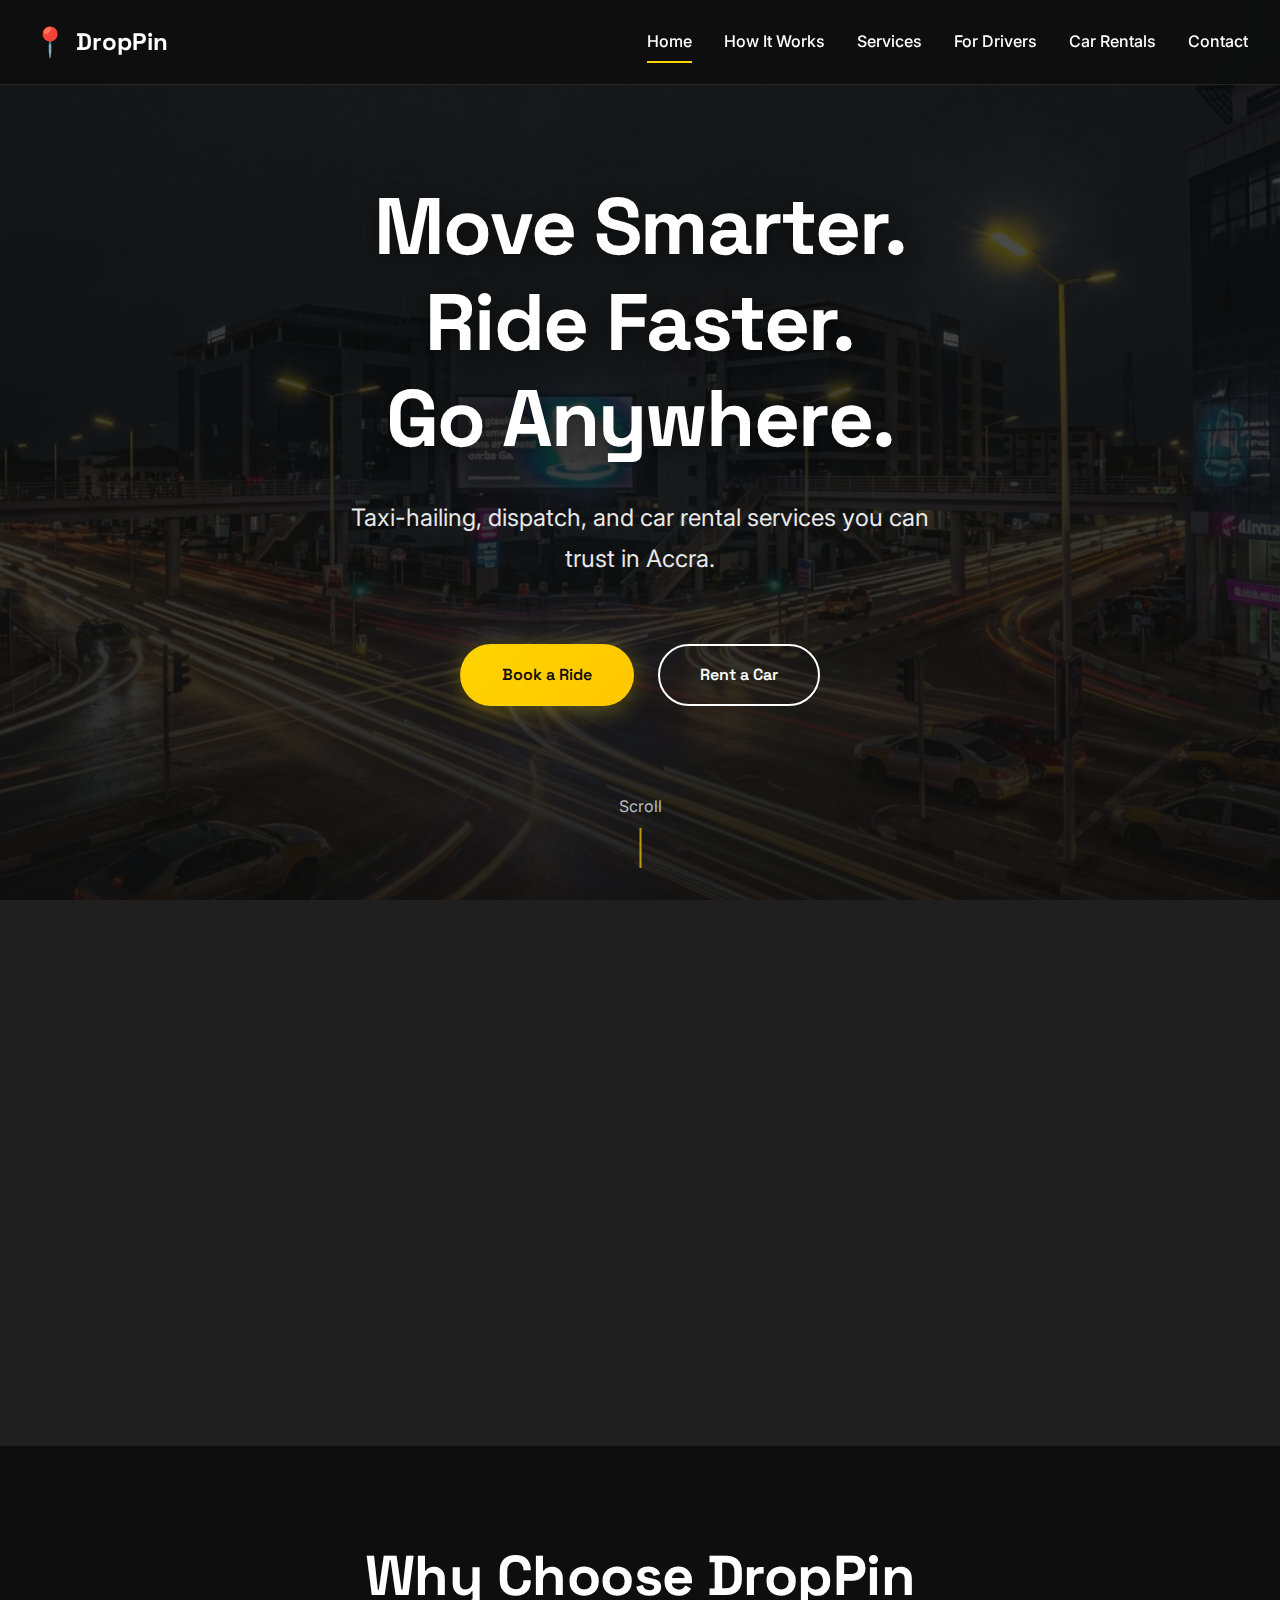
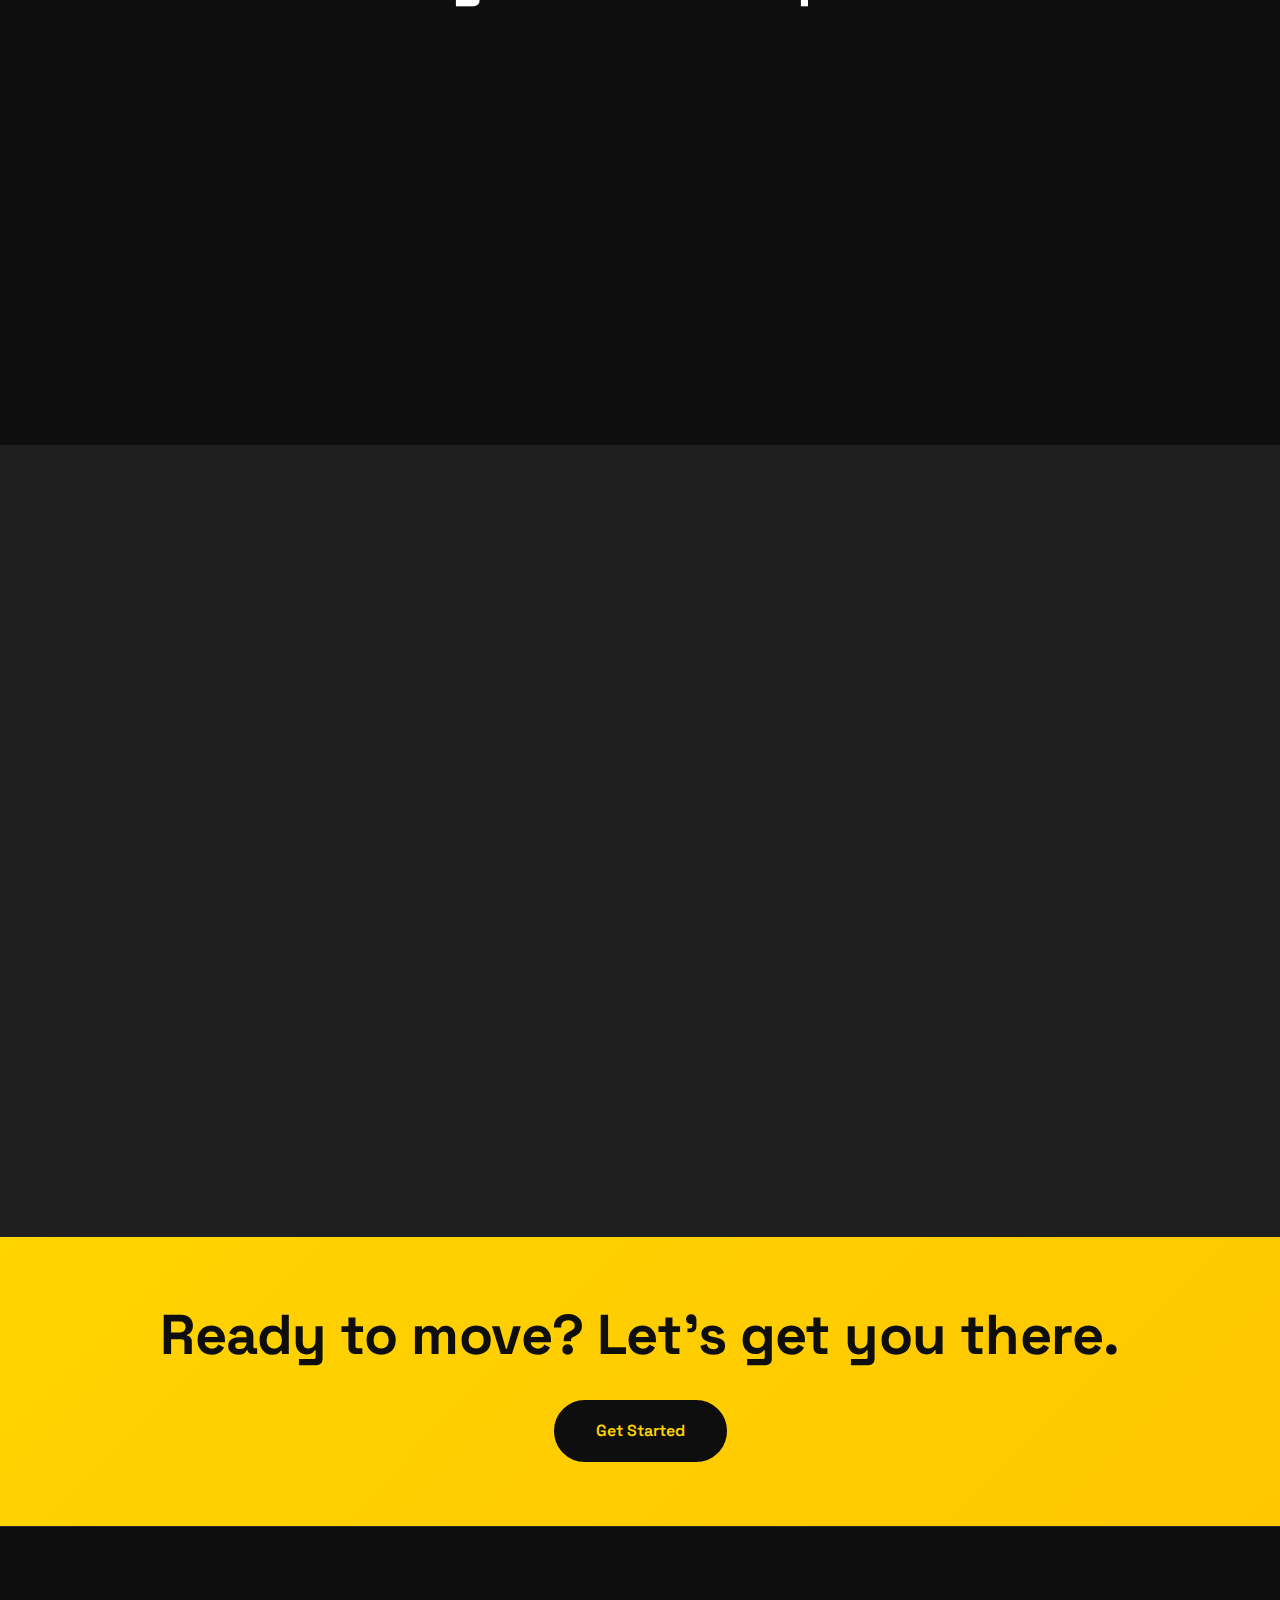
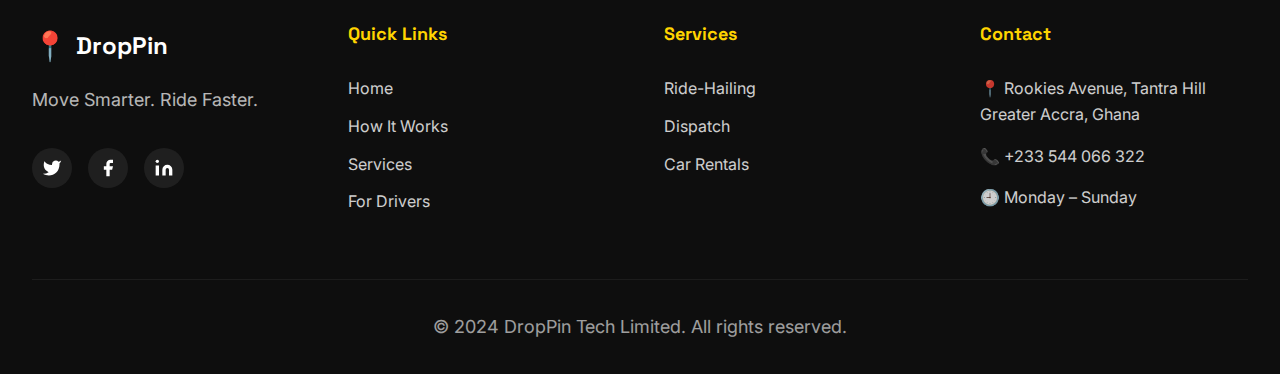
<file: index.html>
<!DOCTYPE html>
<html lang="en">
<head>
    <meta charset="UTF-8">
    <meta name="viewport" content="width=device-width, initial-scale=1.0">
    <title>DropPin Ghana - Move Smarter. Ride Faster. Go Anywhere.</title>
    <meta name="description" content="Taxi-hailing, dispatch, and car rental services you can trust in Accra. Fast, reliable, and tech-powered mobility solutions.">
    <link rel="stylesheet" href="styles.css">
    <link rel="preconnect" href="https://fonts.googleapis.com">
    <link rel="preconnect" href="https://fonts.gstatic.com" crossorigin>
    <link href="https://fonts.googleapis.com/css2?family=Inter:wght@300;400;500;600;700;800;900&family=Space+Grotesk:wght@400;500;600;700&display=swap" rel="stylesheet">
</head>
<body>
    <!-- Navigation -->
    <nav class="navbar" id="navbar">
        <div class="container nav-container">
            <a href="index.html" class="logo">
                <span class="logo-icon">📍</span>
                <span class="logo-text">DropPin</span>
            </a>
            <div class="nav-menu" id="navMenu">
                <a href="index.html" class="nav-link active">Home</a>
                <a href="how-it-works.html" class="nav-link">How It Works</a>
                <a href="services.html" class="nav-link">Services</a>
                <a href="for-drivers.html" class="nav-link">For Drivers</a>
                <a href="car-rentals.html" class="nav-link">Car Rentals</a>
                <a href="contact.html" class="nav-link">Contact</a>
            </div>
            <button class="mobile-menu-toggle" id="mobileMenuToggle">
                <span></span>
                <span></span>
                <span></span>
            </button>
        </div>
    </nav>

    <!-- Hero Section -->
    <section class="hero">
        <div class="hero-overlay"></div>
        <div class="hero-background" id="heroBackground"></div>
        <div class="container hero-content">
            <h1 class="hero-title">Move Smarter.<br>Ride Faster.<br>Go Anywhere.</h1>
            <p class="hero-subtitle">Taxi-hailing, dispatch, and car rental services you can trust in Accra.</p>
            <div class="hero-cta">
                <a href="contact.html" class="btn btn-primary">Book a Ride</a>
                <a href="car-rentals.html" class="btn btn-secondary">Rent a Car</a>
            </div>
        </div>
        <div class="scroll-indicator">
            <span>Scroll</span>
            <div class="scroll-line"></div>
        </div>
    </section>

    <!-- Quick Service Cards -->
    <section class="quick-services">
        <div class="container">
            <div class="service-cards">
                <div class="service-card" data-aos="fade-up" data-aos-delay="0">
                    <div class="service-icon">🚕</div>
                    <h3>Ride-Hailing</h3>
                    <p>Fast, safe rides across Accra at your fingertips</p>
                </div>
                <div class="service-card" data-aos="fade-up" data-aos-delay="100">
                    <div class="service-icon">📡</div>
                    <h3>Dispatch Services</h3>
                    <p>Reliable vehicle dispatch for businesses & individuals</p>
                </div>
                <div class="service-card" data-aos="fade-up" data-aos-delay="200">
                    <div class="service-icon">🚗</div>
                    <h3>Car Rentals</h3>
                    <p>Flexible rental options for every journey</p>
                </div>
            </div>
        </div>
    </section>

    <!-- Why DropPin Section -->
    <section class="why-droppin">
        <div class="container">
            <h2 class="section-title">Why Choose DropPin</h2>
            <div class="features-grid">
                <div class="feature-item" data-aos="fade-up" data-aos-delay="0">
                    <div class="feature-icon">⚡</div>
                    <h3>Fast Pickup Times</h3>
                    <p>Get matched with nearby drivers in seconds</p>
                </div>
                <div class="feature-item" data-aos="fade-up" data-aos-delay="100">
                    <div class="feature-icon">👨‍✈️</div>
                    <h3>Trained Drivers</h3>
                    <p>Professional, vetted drivers you can trust</p>
                </div>
                <div class="feature-item" data-aos="fade-up" data-aos-delay="200">
                    <div class="feature-icon">✨</div>
                    <h3>Clean Vehicles</h3>
                    <p>Well-maintained, reliable cars every time</p>
                </div>
                <div class="feature-item" data-aos="fade-up" data-aos-delay="300">
                    <div class="feature-icon">🔧</div>
                    <h3>Tech-Powered</h3>
                    <p>Smart dispatch system for seamless rides</p>
                </div>
            </div>
        </div>
    </section>

    <!-- App Preview Section -->
    <section class="app-preview">
        <div class="container">
            <div class="app-preview-content">
                <div class="app-preview-text" data-aos="fade-right">
                    <h2>Your Ride, Just a Tap Away</h2>
                    <p class="app-description">Book rides, track drivers, and move confidently — all powered by DropPin technology.</p>
                    <div class="app-features">
                        <div class="app-feature">
                            <span class="check-icon">✓</span>
                            <span>Real-time driver tracking</span>
                        </div>
                        <div class="app-feature">
                            <span class="check-icon">✓</span>
                            <span>Fast dispatch system</span>
                        </div>
                        <div class="app-feature">
                            <span class="check-icon">✓</span>
                            <span>Secure rides</span>
                        </div>
                        <div class="app-feature">
                            <span class="check-icon">✓</span>
                            <span>Easy payments</span>
                        </div>
                    </div>
                    <div class="app-cta">
                        <a href="contact.html" class="btn btn-primary">Book a Ride</a>
                        <a href="for-drivers.html" class="btn btn-outline">Become a Driver</a>
                    </div>
                </div>
                <div class="app-preview-mockups" data-aos="fade-left">
                    <div class="phone-mockup phone-1" id="phoneMockup1"></div>
                    <div class="phone-mockup phone-2" id="phoneMockup2"></div>
                    <div class="phone-mockup phone-3" id="phoneMockup3"></div>
                </div>
            </div>
        </div>
    </section>

    <!-- CTA Strip -->
    <section class="cta-strip">
        <div class="container">
            <h2>Ready to move? Let's get you there.</h2>
            <a href="contact.html" class="btn btn-dark">Get Started</a>
        </div>
    </section>

    <!-- Footer -->
    <footer class="footer">
        <div class="container">
            <div class="footer-grid">
                <div class="footer-col">
                    <div class="footer-logo">
                        <span class="logo-icon">📍</span>
                        <span class="logo-text">DropPin</span>
                    </div>
                    <p class="footer-tagline">Move Smarter. Ride Faster.</p>
                    <div class="social-links">
                        <a href="#" class="social-link" aria-label="Twitter">
                            <svg width="20" height="20" fill="currentColor" viewBox="0 0 24 24"><path d="M23 3a10.9 10.9 0 01-3.14 1.53 4.48 4.48 0 00-7.86 3v1A10.66 10.66 0 013 4s-4 9 5 13a11.64 11.64 0 01-7 2c9 5 20 0 20-11.5a4.5 4.5 0 00-.08-.83A7.72 7.72 0 0023 3z"/></svg>
                        </a>
                        <a href="#" class="social-link" aria-label="Facebook">
                            <svg width="20" height="20" fill="currentColor" viewBox="0 0 24 24"><path d="M18 2h-3a5 5 0 00-5 5v3H7v4h3v8h4v-8h3l1-4h-4V7a1 1 0 011-1h3z"/></svg>
                        </a>
                        <a href="#" class="social-link" aria-label="LinkedIn">
                            <svg width="20" height="20" fill="currentColor" viewBox="0 0 24 24"><path d="M16 8a6 6 0 016 6v7h-4v-7a2 2 0 00-2-2 2 2 0 00-2 2v7h-4v-7a6 6 0 016-6zM2 9h4v12H2z"/><circle cx="4" cy="4" r="2"/></svg>
                        </a>
                    </div>
                </div>
                <div class="footer-col">
                    <h4>Quick Links</h4>
                    <ul class="footer-links">
                        <li><a href="index.html">Home</a></li>
                        <li><a href="how-it-works.html">How It Works</a></li>
                        <li><a href="services.html">Services</a></li>
                        <li><a href="for-drivers.html">For Drivers</a></li>
                    </ul>
                </div>
                <div class="footer-col">
                    <h4>Services</h4>
                    <ul class="footer-links">
                        <li><a href="services.html">Ride-Hailing</a></li>
                        <li><a href="services.html">Dispatch</a></li>
                        <li><a href="car-rentals.html">Car Rentals</a></li>
                    </ul>
                </div>
                <div class="footer-col">
                    <h4>Contact</h4>
                    <ul class="footer-contact">
                        <li>📍 Rookies Avenue, Tantra Hill<br>Greater Accra, Ghana</li>
                        <li>📞 +233 544 066 322</li>
                        <li>🕘 Monday – Sunday</li>
                    </ul>
                </div>
            </div>
            <div class="footer-bottom">
                <p>&copy; 2024 DropPin Tech Limited. All rights reserved.</p>
            </div>
        </div>
    </footer>

    <script src="script.js"></script>
</body>
</html>
</file>
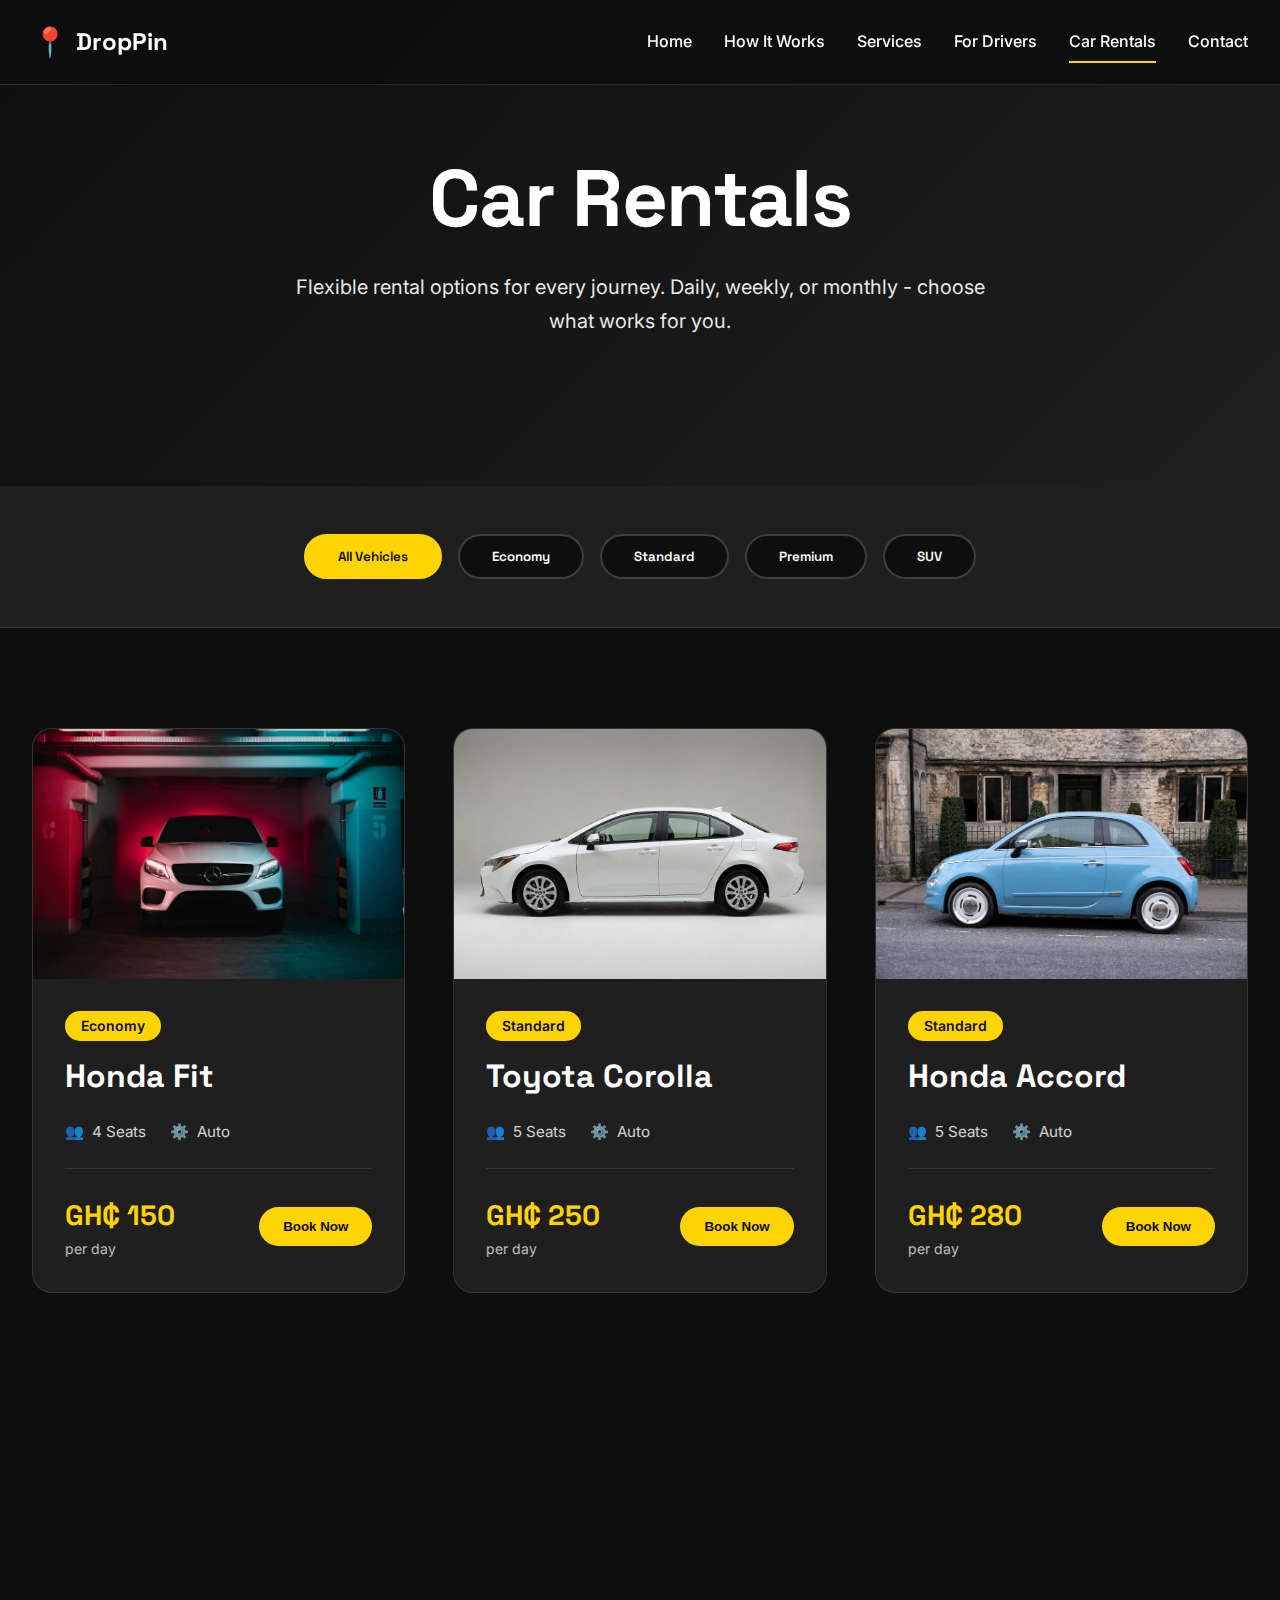
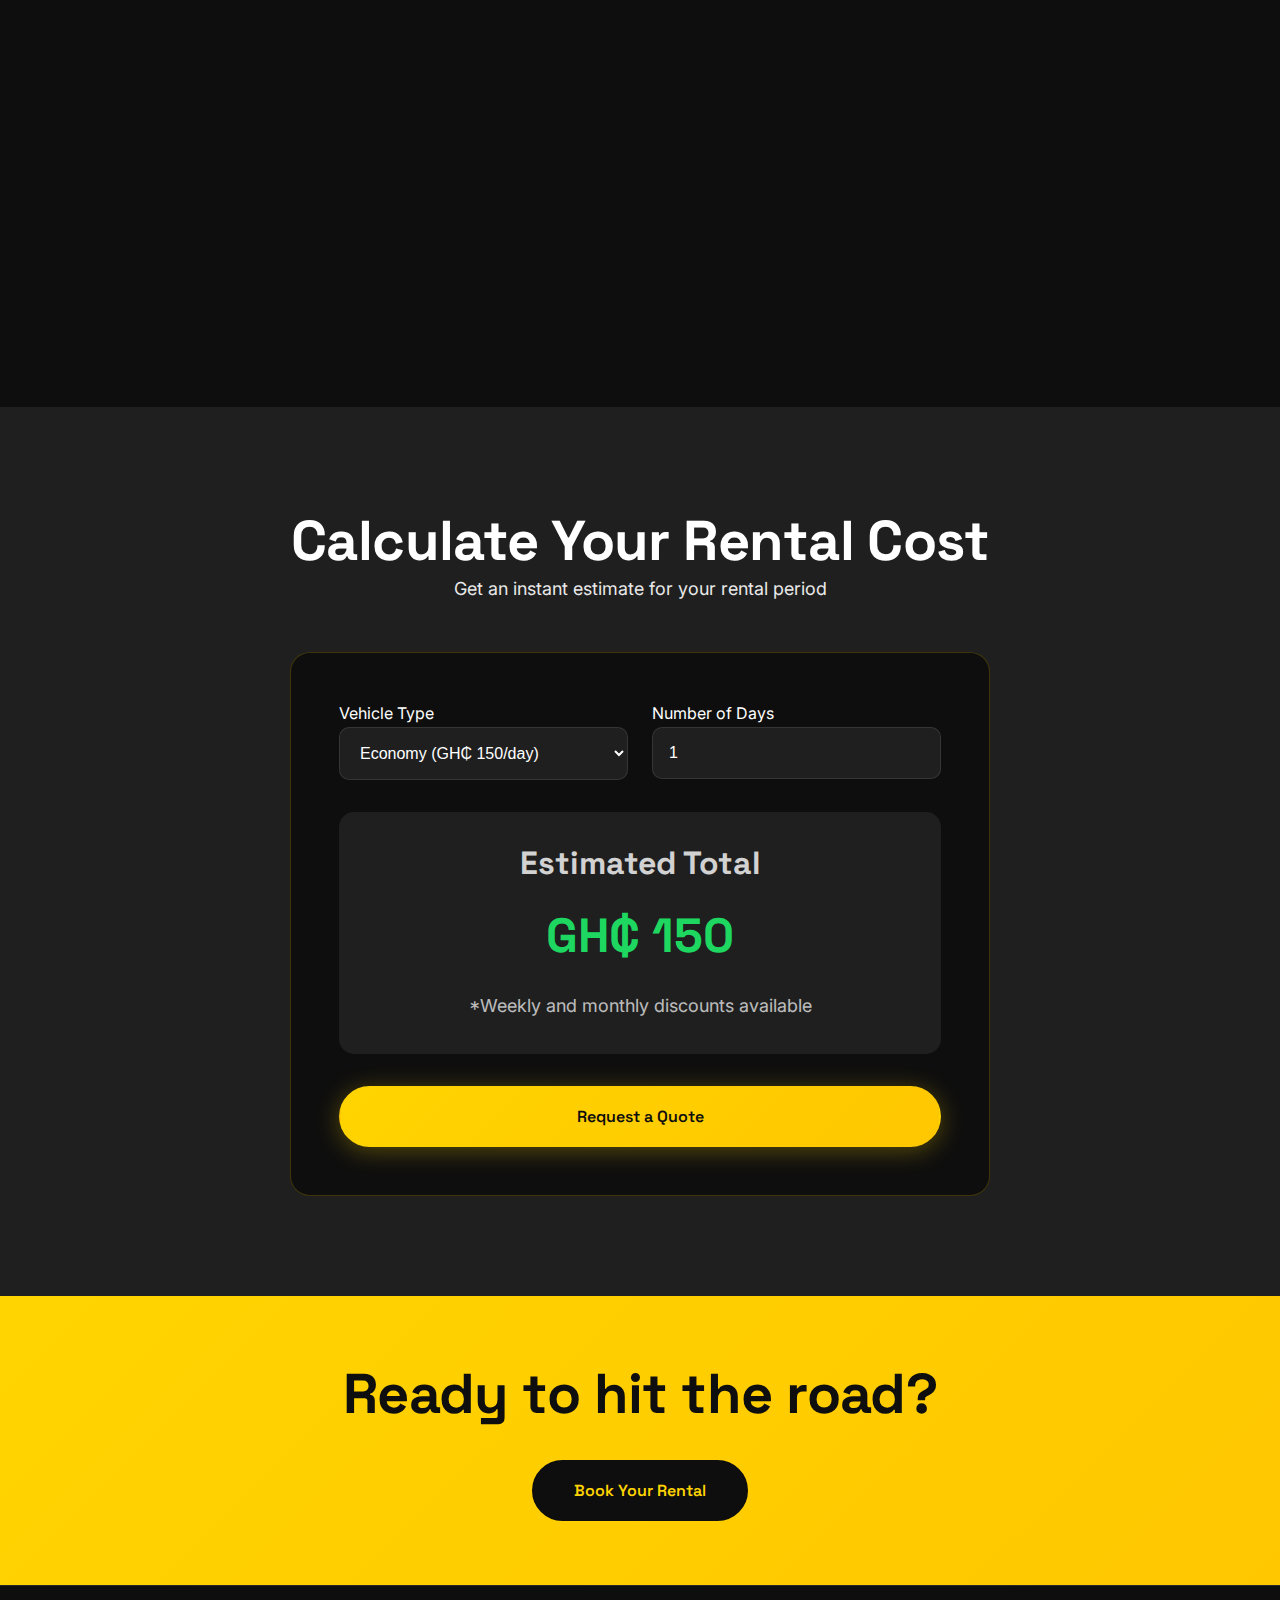
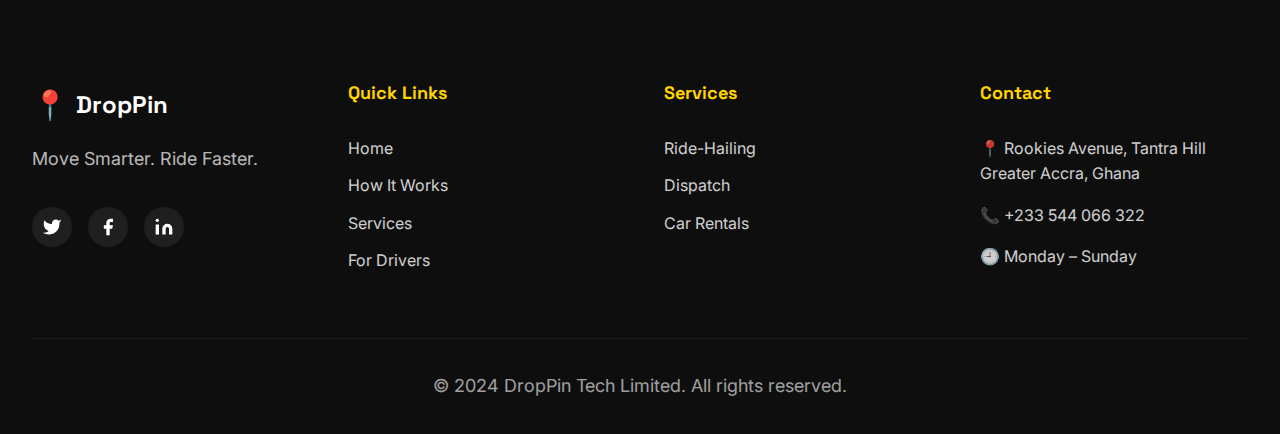
<file: car-rentals.html>
<!DOCTYPE html>
<html lang="en">

<head>
    <meta charset="UTF-8">
    <meta name="viewport" content="width=device-width, initial-scale=1.0">
    <title>Car Rentals - DropPin Ghana</title>
    <meta name="description"
        content="Rent a car in Accra with DropPin. Daily, weekly, and monthly rentals with flexible options and competitive rates.">
    <link rel="stylesheet" href="styles.css">
    <link rel="preconnect" href="https://fonts.googleapis.com">
    <link rel="preconnect" href="https://fonts.gstatic.com" crossorigin>
    <link
        href="https://fonts.googleapis.com/css2?family=Inter:wght@300;400;500;600;700;800;900&family=Space+Grotesk:wght@400;500;600;700&display=swap"
        rel="stylesheet">
    <style>
        .rentals-hero {
            background: var(--gradient-dark);
            padding: 150px 0 100px;
            text-align: center;
        }

        .rentals-hero h1 {
            margin-bottom: 1.5rem;
        }

        .rentals-hero p {
            font-size: 1.25rem;
            opacity: 0.9;
            max-width: 700px;
            margin: 0 auto 3rem;
        }

        .filter-section {
            background: var(--slate-gray);
            padding: 3rem 0;
            position: sticky;
            top: 80px;
            z-index: 100;
            border-bottom: 1px solid rgba(255, 255, 255, 0.1);
        }

        .filter-buttons {
            display: flex;
            gap: 1rem;
            justify-content: center;
            flex-wrap: wrap;
        }

        .filter-btn {
            padding: 0.75rem 2rem;
            background: var(--charcoal-black);
            border: 2px solid rgba(255, 255, 255, 0.2);
            border-radius: 50px;
            color: var(--pure-white);
            font-family: var(--font-heading);
            font-weight: 600;
            cursor: pointer;
            transition: var(--transition-smooth);
        }

        .filter-btn:hover,
        .filter-btn.active {
            background: var(--electric-yellow);
            color: var(--charcoal-black);
            border-color: var(--electric-yellow);
        }

        .vehicles-section {
            padding: 100px 0;
            background: var(--charcoal-black);
        }

        .vehicles-grid {
            display: grid;
            grid-template-columns: repeat(auto-fill, minmax(350px, 1fr));
            gap: 3rem;
        }

        .vehicle-card {
            background: var(--slate-gray);
            border-radius: 20px;
            overflow: hidden;
            transition: var(--transition-smooth);
            border: 1px solid rgba(255, 255, 255, 0.1);
        }

        .vehicle-card:hover {
            transform: translateY(-10px);
            box-shadow: var(--shadow-lg);
            border-color: var(--electric-yellow);
        }

        .vehicle-image {
            width: 100%;
            height: 250px;
            background: var(--charcoal-black);
            display: flex;
            align-items: center;
            justify-content: center;
            overflow: hidden;
        }

        .vehicle-image img {
            width: 100%;
            height: 100%;
            object-fit: cover;
        }

        .vehicle-placeholder {
            font-size: 5rem;
            opacity: 0.5;
        }

        .vehicle-info {
            padding: 2rem;
        }

        .vehicle-category {
            display: inline-block;
            padding: 0.25rem 1rem;
            background: var(--electric-yellow);
            color: var(--charcoal-black);
            border-radius: 20px;
            font-size: 0.875rem;
            font-weight: 600;
            margin-bottom: 1rem;
        }

        .vehicle-info h3 {
            margin-bottom: 0.5rem;
        }

        .vehicle-specs {
            display: flex;
            gap: 1.5rem;
            margin: 1.5rem 0;
            font-size: 0.95rem;
            opacity: 0.8;
        }

        .spec-item {
            display: flex;
            align-items: center;
            gap: 0.5rem;
        }

        .vehicle-price {
            display: flex;
            justify-content: space-between;
            align-items: center;
            margin-top: 1.5rem;
            padding-top: 1.5rem;
            border-top: 1px solid rgba(255, 255, 255, 0.1);
        }

        .price {
            font-family: var(--font-heading);
            font-size: 1.75rem;
            font-weight: 700;
            color: var(--electric-yellow);
        }

        .price-period {
            font-size: 0.875rem;
            opacity: 0.7;
        }

        .rent-btn {
            padding: 0.75rem 1.5rem;
            background: var(--electric-yellow);
            color: var(--charcoal-black);
            border: none;
            border-radius: 50px;
            font-weight: 600;
            cursor: pointer;
            transition: var(--transition-smooth);
        }

        .rent-btn:hover {
            transform: scale(1.05);
            box-shadow: var(--shadow-yellow);
        }

        .calculator-section {
            background: var(--slate-gray);
            padding: 100px 0;
        }

        .calculator-container {
            max-width: 700px;
            margin: 3rem auto 0;
            background: var(--charcoal-black);
            padding: 3rem;
            border-radius: 20px;
            border: 1px solid rgba(255, 212, 0, 0.2);
        }

        .calc-row {
            display: grid;
            grid-template-columns: 1fr 1fr;
            gap: 1.5rem;
            margin-bottom: 1.5rem;
        }

        .calc-result {
            text-align: center;
            padding: 2rem;
            background: var(--slate-gray);
            border-radius: 15px;
            margin-top: 2rem;
        }

        .calc-result h3 {
            margin-bottom: 1rem;
            opacity: 0.8;
        }

        .calc-price {
            font-family: var(--font-heading);
            font-size: 3rem;
            font-weight: 700;
            color: var(--signal-green);
        }

        @media (max-width: 768px) {
            .vehicles-grid {
                grid-template-columns: 1fr;
            }

            .calc-row {
                grid-template-columns: 1fr;
            }

            .calculator-container {
                padding: 2rem 1.5rem;
            }
        }
    </style>
</head>

<body>
    <!-- Navigation -->
    <nav class="navbar" id="navbar">
        <div class="container nav-container">
            <a href="index.html" class="logo">
                <span class="logo-icon">📍</span>
                <span class="logo-text">DropPin</span>
            </a>
            <div class="nav-menu" id="navMenu">
                <a href="index.html" class="nav-link">Home</a>
                <a href="how-it-works.html" class="nav-link">How It Works</a>
                <a href="services.html" class="nav-link">Services</a>
                <a href="for-drivers.html" class="nav-link">For Drivers</a>
                <a href="car-rentals.html" class="nav-link active">Car Rentals</a>
                <a href="contact.html" class="nav-link">Contact</a>
            </div>
            <button class="mobile-menu-toggle" id="mobileMenuToggle">
                <span></span>
                <span></span>
                <span></span>
            </button>
        </div>
    </nav>

    <!-- Hero Section -->
    <section class="rentals-hero">
        <div class="container">
            <h1>Car Rentals</h1>
            <p>Flexible rental options for every journey. Daily, weekly, or monthly - choose what works for you.</p>
        </div>
    </section>

    <!-- Filter Section -->
    <section class="filter-section">
        <div class="container">
            <div class="filter-buttons">
                <button class="filter-btn active" onclick="filterVehicles('all')">All Vehicles</button>
                <button class="filter-btn" onclick="filterVehicles('economy')">Economy</button>
                <button class="filter-btn" onclick="filterVehicles('standard')">Standard</button>
                <button class="filter-btn" onclick="filterVehicles('premium')">Premium</button>
                <button class="filter-btn" onclick="filterVehicles('suv')">SUV</button>
            </div>
        </div>
    </section>

    <!-- Vehicles Grid -->
    <section class="vehicles-section">
        <div class="container">
            <div class="vehicles-grid">
                <!-- Economy Car 1 -->
                <div class="vehicle-card" data-category="economy" data-aos="fade-up">
                    <div class="vehicle-image">
                        <img src="images/vehicle-economy.jpg" alt="Honda Fit">
                    </div>
                    <div class="vehicle-info">
                        <span class="vehicle-category">Economy</span>
                        <h3>Honda Fit</h3>
                        <div class="vehicle-specs">
                            <div class="spec-item">
                                <span>👥</span>
                                <span>4 Seats</span>
                            </div>
                            <div class="spec-item">
                                <span>⚙️</span>
                                <span>Auto</span>
                            </div>
                        </div>
                        <div class="vehicle-price">
                            <div>
                                <div class="price">GH₵ 150</div>
                                <div class="price-period">per day</div>
                            </div>
                            <button class="rent-btn" onclick="location.href='contact.html'">Book Now</button>
                        </div>
                    </div>
                </div>

                <!-- Standard Car 1 -->
                <div class="vehicle-card" data-category="standard" data-aos="fade-up" data-aos-delay="100">
                    <div class="vehicle-image">
                        <img src="images/vehicle-sedan.jpg" alt="Toyota Corolla">
                    </div>
                    <div class="vehicle-info">
                        <span class="vehicle-category">Standard</span>
                        <h3>Toyota Corolla</h3>
                        <div class="vehicle-specs">
                            <div class="spec-item">
                                <span>👥</span>
                                <span>5 Seats</span>
                            </div>
                            <div class="spec-item">
                                <span>⚙️</span>
                                <span>Auto</span>
                            </div>
                        </div>
                        <div class="vehicle-price">
                            <div>
                                <div class="price">GH₵ 250</div>
                                <div class="price-period">per day</div>
                            </div>
                            <button class="rent-btn" onclick="location.href='contact.html'">Book Now</button>
                        </div>
                    </div>
                </div>

                <!-- Standard Car 2 -->
                <div class="vehicle-card" data-category="standard" data-aos="fade-up" data-aos-delay="200">
                    <div class="vehicle-image">
                        <img src="images/vehicle-standard.jpg" alt="Honda Accord">
                    </div>
                    <div class="vehicle-info">
                        <span class="vehicle-category">Standard</span>
                        <h3>Honda Accord</h3>
                        <div class="vehicle-specs">
                            <div class="spec-item">
                                <span>👥</span>
                                <span>5 Seats</span>
                            </div>
                            <div class="spec-item">
                                <span>⚙️</span>
                                <span>Auto</span>
                            </div>
                        </div>
                        <div class="vehicle-price">
                            <div>
                                <div class="price">GH₵ 280</div>
                                <div class="price-period">per day</div>
                            </div>
                            <button class="rent-btn" onclick="location.href='contact.html'">Book Now</button>
                        </div>
                    </div>
                </div>

                <!-- SUV 1 -->
                <div class="vehicle-card" data-category="suv" data-aos="fade-up">
                    <div class="vehicle-image">
                        <img src="images/vehicle-suv.jpg" alt="Toyota RAV4">
                    </div>
                    <div class="vehicle-info">
                        <span class="vehicle-category">SUV</span>
                        <h3>Toyota RAV4</h3>
                        <div class="vehicle-specs">
                            <div class="spec-item">
                                <span>👥</span>
                                <span>7 Seats</span>
                            </div>
                            <div class="spec-item">
                                <span>⚙️</span>
                                <span>Auto</span>
                            </div>
                        </div>
                        <div class="vehicle-price">
                            <div>
                                <div class="price">GH₵ 500</div>
                                <div class="price-period">per day</div>
                            </div>
                            <button class="rent-btn" onclick="location.href='contact.html'">Book Now</button>
                        </div>
                    </div>
                </div>

                <!-- Premium Car 1 -->
                <div class="vehicle-card" data-category="premium" data-aos="fade-up" data-aos-delay="100">
                    <div class="vehicle-image">
                        <img src="images/vehicle-premium.jpg" alt="Lexus ES 350">
                    </div>
                    <div class="vehicle-info">
                        <span class="vehicle-category">Premium</span>
                        <h3>Lexus ES 350</h3>
                        <div class="vehicle-specs">
                            <div class="spec-item">
                                <span>👥</span>
                                <span>5 Seats</span>
                            </div>
                            <div class="spec-item">
                                <span>⚙️</span>
                                <span>Auto</span>
                            </div>
                        </div>
                        <div class="vehicle-price">
                            <div>
                                <div class="price">GH₵ 600</div>
                                <div class="price-period">per day</div>
                            </div>
                            <button class="rent-btn" onclick="location.href='contact.html'">Book Now</button>
                        </div>
                    </div>
                </div>

                <!-- SUV 2 -->
                <div class="vehicle-card" data-category="suv" data-aos="fade-up" data-aos-delay="200">
                    <div class="vehicle-image">
                        <img src="images/vehicle-suv2.jpg" alt="Honda CR-V">
                    </div>
                    <div class="vehicle-info">
                        <span class="vehicle-category">SUV</span>
                        <h3>Honda CR-V</h3>
                        <div class="vehicle-specs">
                            <div class="spec-item">
                                <span>👥</span>
                                <span>7 Seats</span>
                            </div>
                            <div class="spec-item">
                                <span>⚙️</span>
                                <span>Auto</span>
                            </div>
                        </div>
                        <div class="vehicle-price">
                            <div>
                                <div class="price">GH₵ 450</div>
                                <div class="price-period">per day</div>
                            </div>
                            <button class="rent-btn" onclick="location.href='contact.html'">Book Now</button>
                        </div>
                    </div>
                </div>
            </div>
        </div>
    </section>

    <!-- Price Calculator -->
    <section class="calculator-section">
        <div class="container">
            <div class="section-intro" style="text-align: center; margin-bottom: 2rem;">
                <h2>Calculate Your Rental Cost</h2>
                <p style="opacity: 0.9;">Get an instant estimate for your rental period</p>
            </div>

            <div class="calculator-container">
                <div class="calc-row">
                    <div class="form-group">
                        <label for="vehicleType">Vehicle Type</label>
                        <select id="vehicleType" onchange="calculatePrice()"
                            style="width: 100%; padding: 1rem; background: var(--slate-gray); border: 1px solid rgba(255,255,255,0.1); border-radius: 10px; color: white; font-size: 1rem;">
                            <option value="economy">Economy (GH₵ 150/day)</option>
                            <option value="standard">Standard (GH₵ 250/day)</option>
                            <option value="premium">Premium (GH₵ 400/day)</option>
                            <option value="suv">SUV (GH₵ 500/day)</option>
                        </select>
                    </div>

                    <div class="form-group">
                        <label for="rentalDays">Number of Days</label>
                        <input type="number" id="rentalDays" min="1" value="1" onchange="calculatePrice()"
                            style="width: 100%; padding: 1rem; background: var(--slate-gray); border: 1px solid rgba(255,255,255,0.1); border-radius: 10px; color: white; font-size: 1rem;">
                    </div>
                </div>

                <div class="calc-result">
                    <h3>Estimated Total</h3>
                    <div class="calc-price" id="priceDisplay">GH₵ 150</div>
                    <p style="margin-top: 1rem; opacity: 0.7;">*Weekly and monthly discounts available</p>
                </div>

                <a href="contact.html" class="btn btn-primary"
                    style="width: 100%; margin-top: 2rem; display: block; text-align: center;">Request a Quote</a>
            </div>
        </div>
    </section>

    <!-- CTA Strip -->
    <section class="cta-strip">
        <div class="container">
            <h2>Ready to hit the road?</h2>
            <a href="contact.html" class="btn btn-dark">Book Your Rental</a>
        </div>
    </section>

    <!-- Footer -->
    <footer class="footer">
        <div class="container">
            <div class="footer-grid">
                <div class="footer-col">
                    <div class="footer-logo">
                        <span class="logo-icon">📍</span>
                        <span class="logo-text">DropPin</span>
                    </div>
                    <p class="footer-tagline">Move Smarter. Ride Faster.</p>
                    <div class="social-links">
                        <a href="#" class="social-link" aria-label="Twitter">
                            <svg width="20" height="20" fill="currentColor" viewBox="0 0 24 24">
                                <path
                                    d="M23 3a10.9 10.9 0 01-3.14 1.53 4.48 4.48 0 00-7.86 3v1A10.66 10.66 0 013 4s-4 9 5 13a11.64 11.64 0 01-7 2c9 5 20 0 20-11.5a4.5 4.5 0 00-.08-.83A7.72 7.72 0 0023 3z" />
                            </svg>
                        </a>
                        <a href="#" class="social-link" aria-label="Facebook">
                            <svg width="20" height="20" fill="currentColor" viewBox="0 0 24 24">
                                <path d="M18 2h-3a5 5 0 00-5 5v3H7v4h3v8h4v-8h3l1-4h-4V7a1 1 0 011-1h3z" />
                            </svg>
                        </a>
                        <a href="#" class="social-link" aria-label="LinkedIn">
                            <svg width="20" height="20" fill="currentColor" viewBox="0 0 24 24">
                                <path
                                    d="M16 8a6 6 0 016 6v7h-4v-7a2 2 0 00-2-2 2 2 0 00-2 2v7h-4v-7a6 6 0 016-6zM2 9h4v12H2z" />
                                <circle cx="4" cy="4" r="2" />
                            </svg>
                        </a>
                    </div>
                </div>
                <div class="footer-col">
                    <h4>Quick Links</h4>
                    <ul class="footer-links">
                        <li><a href="index.html">Home</a></li>
                        <li><a href="how-it-works.html">How It Works</a></li>
                        <li><a href="services.html">Services</a></li>
                        <li><a href="for-drivers.html">For Drivers</a></li>
                    </ul>
                </div>
                <div class="footer-col">
                    <h4>Services</h4>
                    <ul class="footer-links">
                        <li><a href="services.html">Ride-Hailing</a></li>
                        <li><a href="services.html">Dispatch</a></li>
                        <li><a href="car-rentals.html">Car Rentals</a></li>
                    </ul>
                </div>
                <div class="footer-col">
                    <h4>Contact</h4>
                    <ul class="footer-contact">
                        <li>📍 Rookies Avenue, Tantra Hill<br>Greater Accra, Ghana</li>
                        <li>📞 +233 544 066 322</li>
                        <li>🕘 Monday – Sunday</li>
                    </ul>
                </div>
            </div>
            <div class="footer-bottom">
                <p>&copy; 2024 DropPin Tech Limited. All rights reserved.</p>
            </div>
        </div>
    </footer>

    <script src="script.js"></script>
</body>

</html>
</file>
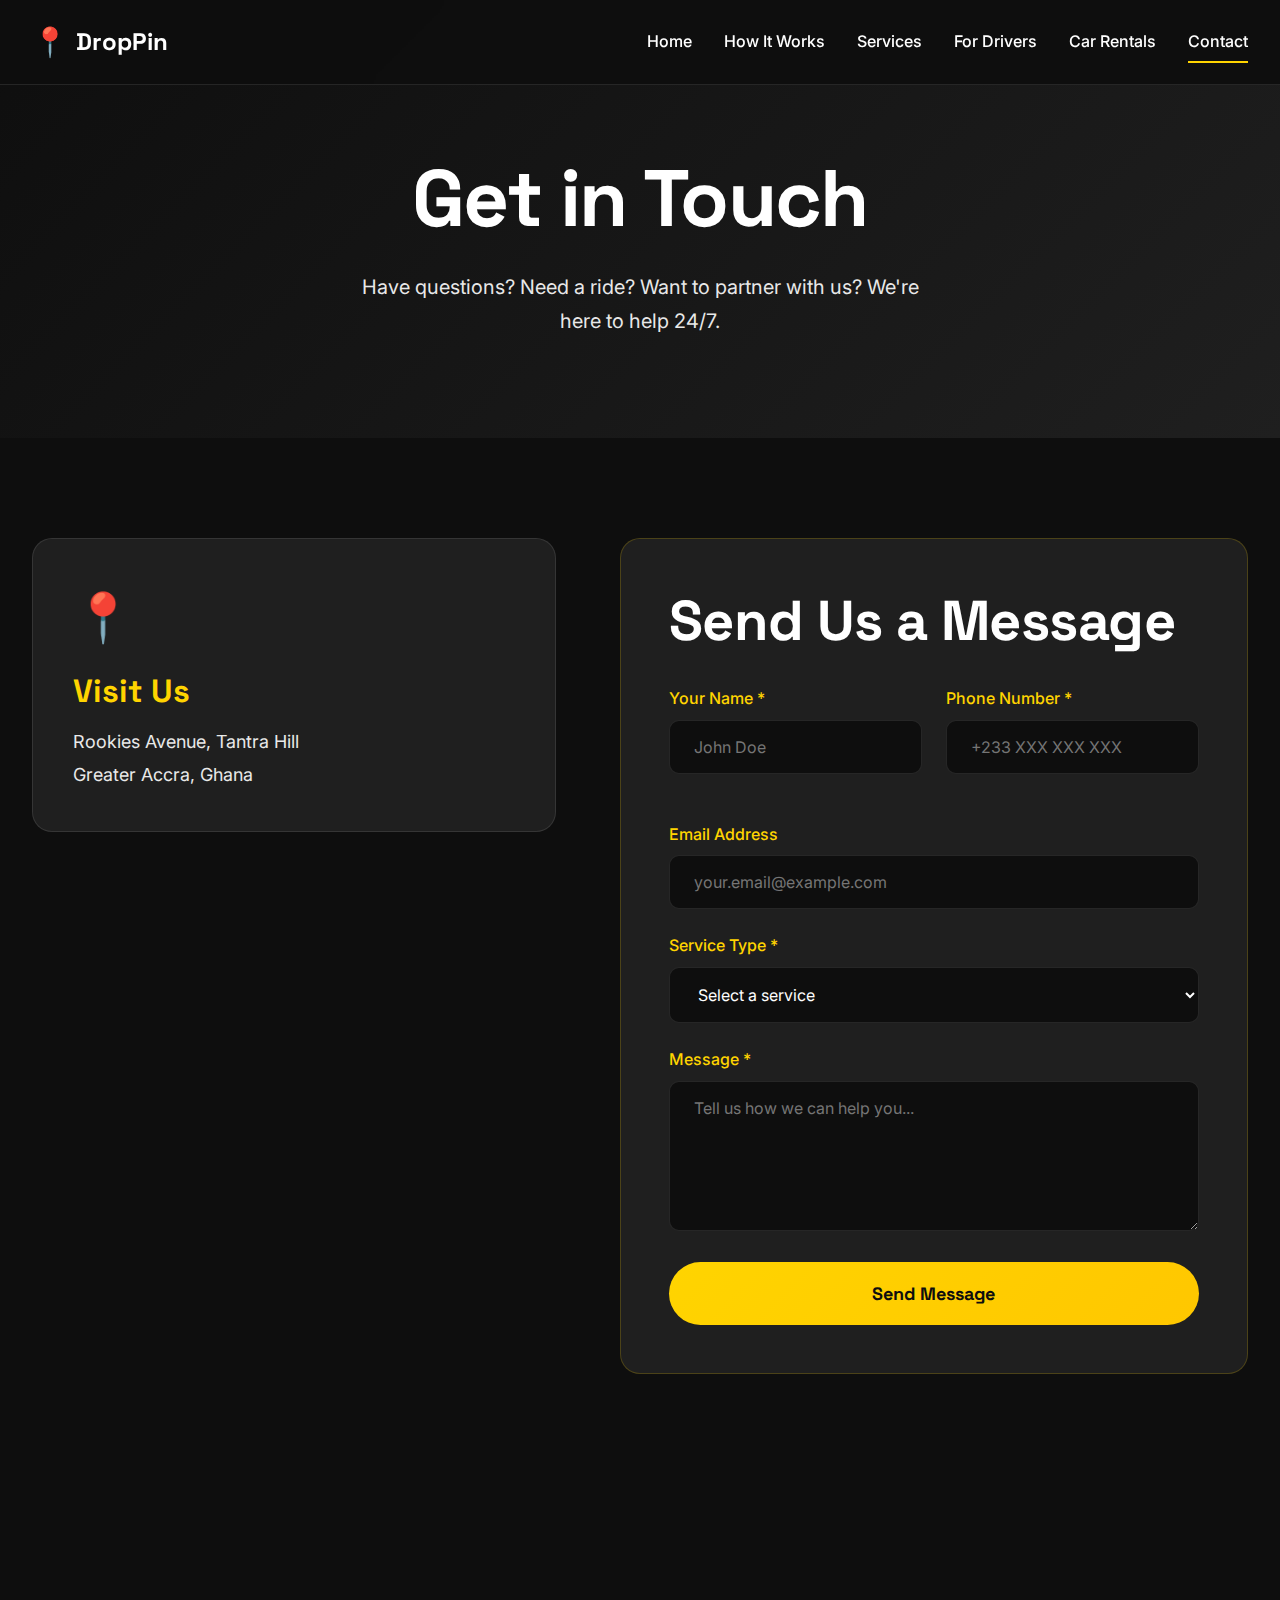
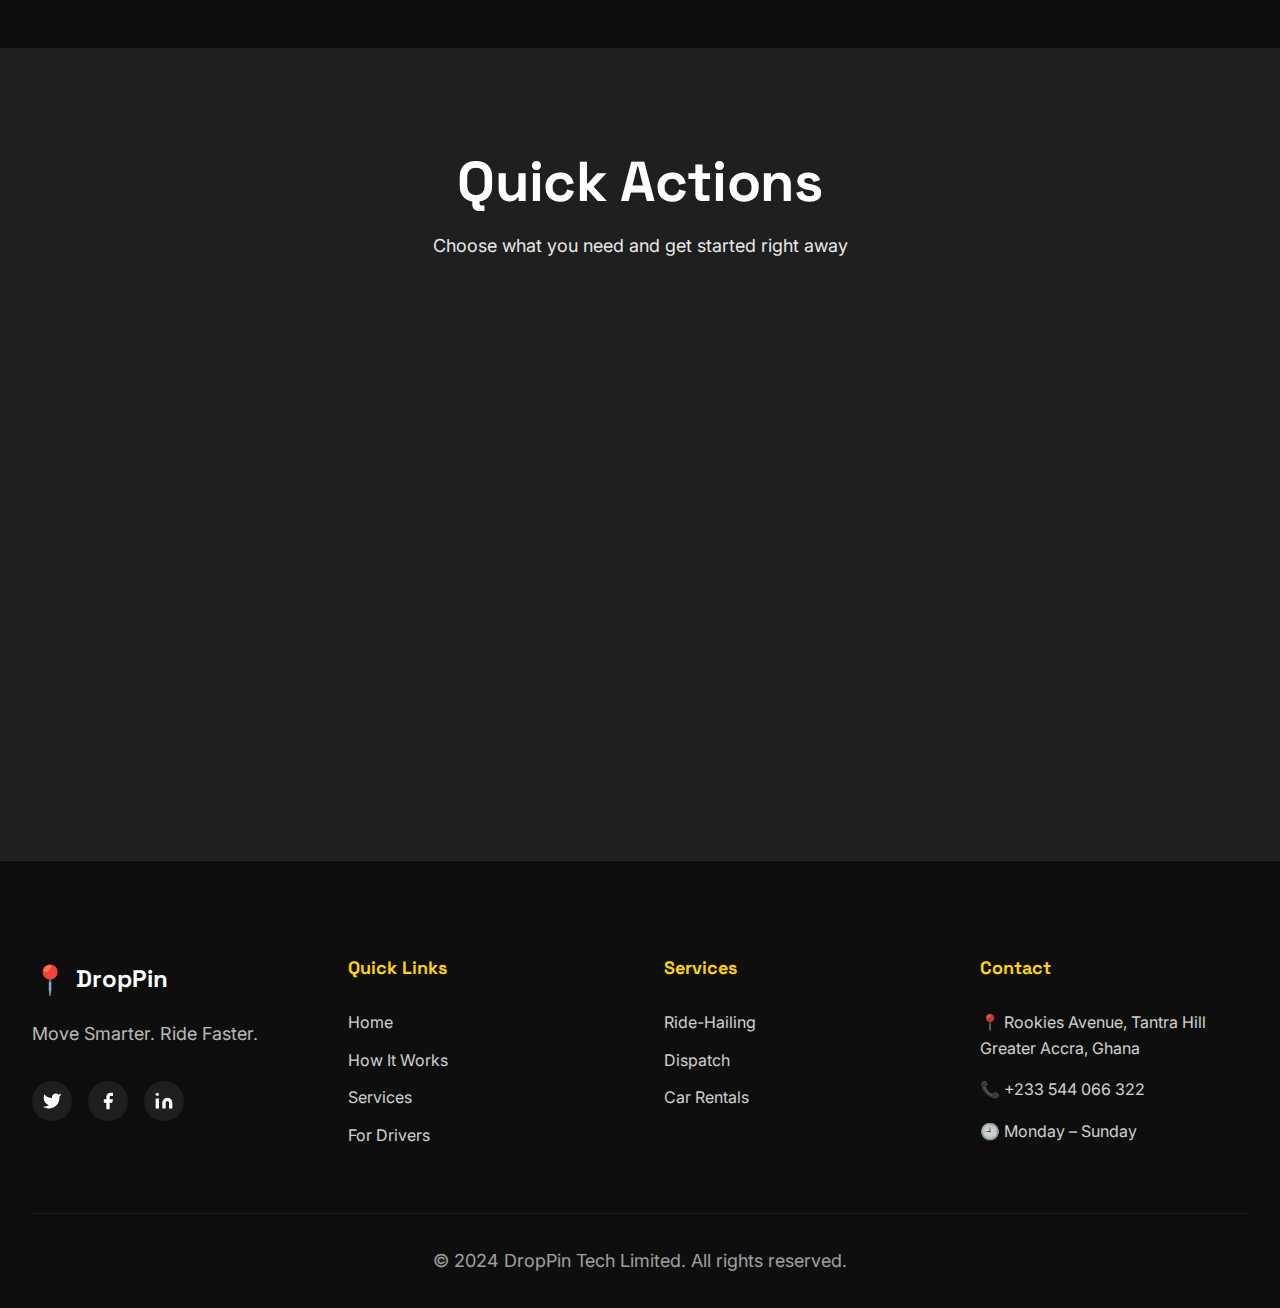
<file: contact.html>
<!DOCTYPE html>
<html lang="en">

<head>
    <meta charset="UTF-8">
    <meta name="viewport" content="width=device-width, initial-scale=1.0">
    <title>Contact Us - DropPin Ghana</title>
    <meta name="description"
        content="Get in touch with DropPin Ghana. Book a ride, rent a car, or ask us anything. We're here to help 24/7.">
    <link rel="stylesheet" href="styles.css">
    <link rel="preconnect" href="https://fonts.googleapis.com">
    <link rel="preconnect" href="https://fonts.gstatic.com" crossorigin>
    <link
        href="https://fonts.googleapis.com/css2?family=Inter:wght@300;400;500;600;700;800;900&family=Space+Grotesk:wght@400;500;600;700&display=swap"
        rel="stylesheet">
    <style>
        .contact-hero {
            background: var(--gradient-dark);
            padding: 150px 0 100px;
            text-align: center;
        }

        .contact-hero h1 {
            margin-bottom: 1.5rem;
        }

        .contact-hero p {
            font-size: 1.25rem;
            opacity: 0.9;
            max-width: 600px;
            margin: 0 auto;
        }

        .contact-main {
            padding: 100px 0;
            background: var(--charcoal-black);
        }

        .contact-grid {
            display: grid;
            grid-template-columns: 1fr 1.2fr;
            gap: 4rem;
            align-items: start;
        }

        .contact-info {
            position: sticky;
            top: 120px;
        }

        .info-card {
            background: var(--slate-gray);
            padding: 2.5rem;
            border-radius: 20px;
            margin-bottom: 2rem;
            border: 1px solid rgba(255, 255, 255, 0.1);
            transition: var(--transition-smooth);
        }

        .info-card:hover {
            border-color: var(--electric-yellow);
            transform: translateY(-5px);
        }

        .info-icon {
            font-size: 3rem;
            margin-bottom: 1rem;
        }

        .info-card h3 {
            color: var(--electric-yellow);
            margin-bottom: 1rem;
        }

        .info-card p {
            opacity: 0.9;
            line-height: 1.8;
        }

        .info-card a {
            color: var(--pure-white);
            transition: var(--transition-fast);
        }

        .info-card a:hover {
            color: var(--electric-yellow);
        }

        .contact-form-container {
            background: var(--slate-gray);
            padding: 3rem;
            border-radius: 20px;
            border: 1px solid rgba(255, 212, 0, 0.2);
        }

        .contact-form-container h2 {
            margin-bottom: 2rem;
        }

        .form-row {
            display: grid;
            grid-template-columns: 1fr 1fr;
            gap: 1.5rem;
            margin-bottom: 1.5rem;
        }

        .form-group {
            margin-bottom: 1.5rem;
        }

        .form-group label {
            display: block;
            margin-bottom: 0.5rem;
            font-weight: 500;
            color: var(--electric-yellow);
        }

        .form-group input,
        .form-group select,
        .form-group textarea {
            width: 100%;
            padding: 1rem 1.5rem;
            background: var(--charcoal-black);
            border: 1px solid rgba(255, 255, 255, 0.1);
            border-radius: 10px;
            color: var(--pure-white);
            font-family: var(--font-body);
            font-size: 1rem;
            transition: var(--transition-fast);
        }

        .form-group input:focus,
        .form-group select:focus,
        .form-group textarea:focus {
            outline: none;
            border-color: var(--electric-yellow);
            box-shadow: 0 0 0 3px rgba(255, 212, 0, 0.1);
        }

        .form-group textarea {
            resize: vertical;
            min-height: 150px;
        }

        .submit-btn {
            width: 100%;
            padding: 1.25rem;
            background: var(--gradient-yellow);
            color: var(--charcoal-black);
            border: none;
            border-radius: 50px;
            font-family: var(--font-heading);
            font-weight: 700;
            font-size: 1.125rem;
            cursor: pointer;
            transition: var(--transition-smooth);
        }

        .submit-btn:hover {
            transform: translateY(-3px);
            box-shadow: var(--shadow-yellow);
        }

        .quick-actions {
            background: var(--slate-gray);
            padding: 100px 0;
        }

        .actions-grid {
            display: grid;
            grid-template-columns: repeat(auto-fit, minmax(300px, 1fr));
            gap: 2rem;
        }

        .action-card {
            background: var(--charcoal-black);
            padding: 3rem 2rem;
            border-radius: 20px;
            text-align: center;
            transition: var(--transition-smooth);
            border: 1px solid rgba(255, 255, 255, 0.1);
        }

        .action-card:hover {
            transform: translateY(-10px);
            border-color: var(--electric-yellow);
            box-shadow: var(--shadow-yellow);
        }

        .action-icon {
            font-size: 4rem;
            margin-bottom: 1.5rem;
        }

        .action-card h3 {
            margin-bottom: 1rem;
        }

        .action-card p {
            opacity: 0.8;
            margin-bottom: 2rem;
        }

        @media (max-width: 968px) {
            .contact-grid {
                grid-template-columns: 1fr;
                gap: 3rem;
            }

            .contact-info {
                position: static;
            }

            .form-row {
                grid-template-columns: 1fr;
            }

            .contact-form-container {
                padding: 2rem 1.5rem;
            }
        }
    </style>
</head>

<body>
    <!-- Navigation -->
    <nav class="navbar" id="navbar">
        <div class="container nav-container">
            <a href="index.html" class="logo">
                <span class="logo-icon">📍</span>
                <span class="logo-text">DropPin</span>
            </a>
            <div class="nav-menu" id="navMenu">
                <a href="index.html" class="nav-link">Home</a>
                <a href="how-it-works.html" class="nav-link">How It Works</a>
                <a href="services.html" class="nav-link">Services</a>
                <a href="for-drivers.html" class="nav-link">For Drivers</a>
                <a href="car-rentals.html" class="nav-link">Car Rentals</a>
                <a href="contact.html" class="nav-link active">Contact</a>
            </div>
            <button class="mobile-menu-toggle" id="mobileMenuToggle">
                <span></span>
                <span></span>
                <span></span>
            </button>
        </div>
    </nav>

    <!-- Hero Section -->
    <section class="contact-hero">
        <div class="container">
            <h1>Get in Touch</h1>
            <p>Have questions? Need a ride? Want to partner with us? We're here to help 24/7.</p>
        </div>
    </section>

    <!-- Contact Main Section -->
    <section class="contact-main">
        <div class="container">
            <div class="contact-grid">
                <!-- Contact Information -->
                <div class="contact-info">
                    <div class="info-card" data-aos="fade-right">
                        <div class="info-icon">📍</div>
                        <h3>Visit Us</h3>
                        <p>
                            Rookies Avenue, Tantra Hill<br>
                            Greater Accra, Ghana
                        </p>
                    </div>

                    <div class="info-card" data-aos="fade-right" data-aos-delay="100">
                        <div class="info-icon">📞</div>
                        <h3>Call Us</h3>
                        <p>
                            <a href="tel:+233544066322">+233 544 066 322</a><br>
                            Available 24/7 for bookings and support
                        </p>
                    </div>

                    <div class="info-card" data-aos="fade-right" data-aos-delay="200">
                        <div class="info-icon">🕘</div>
                        <h3>Operating Hours</h3>
                        <p>
                            Monday – Sunday<br>
                            24 Hours a Day<br>
                            We never stop moving!
                        </p>
                    </div>
                </div>

                <!-- Contact Form -->
                <div class="contact-form-container" data-aos="fade-left">
                    <h2>Send Us a Message</h2>
                    <form id="contactForm">
                        <div class="form-row">
                            <div class="form-group">
                                <label for="name">Your Name *</label>
                                <input type="text" id="name" name="name" required placeholder="John Doe">
                            </div>

                            <div class="form-group">
                                <label for="phone">Phone Number *</label>
                                <input type="tel" id="phone" name="phone" required placeholder="+233 XXX XXX XXX">
                            </div>
                        </div>

                        <div class="form-group">
                            <label for="email">Email Address</label>
                            <input type="email" id="email" name="email" placeholder="your.email@example.com">
                        </div>

                        <div class="form-group">
                            <label for="serviceType">Service Type *</label>
                            <select id="serviceType" name="serviceType" required>
                                <option value="">Select a service</option>
                                <option value="ride-hailing">Ride-Hailing</option>
                                <option value="dispatch">Dispatch Services</option>
                                <option value="car-rental">Car Rental</option>
                                <option value="driver-signup">Driver Sign-Up</option>
                                <option value="partnership">Partnership Inquiry</option>
                                <option value="other">Other</option>
                            </select>
                        </div>

                        <div class="form-group">
                            <label for="message">Message *</label>
                            <textarea id="message" name="message" required
                                placeholder="Tell us how we can help you..."></textarea>
                        </div>

                        <button type="submit" class="submit-btn">Send Message</button>
                    </form>
                </div>
            </div>
        </div>
    </section>

    <!-- Quick Actions -->
    <section class="quick-actions">
        <div class="container">
            <div style="text-align: center; margin-bottom: 4rem;">
                <h2>Quick Actions</h2>
                <p style="opacity: 0.9; margin-top: 1rem;">Choose what you need and get started right away</p>
            </div>

            <div class="actions-grid">
                <div class="action-card" data-aos="fade-up">
                    <div class="action-icon">🚕</div>
                    <h3>Book a Ride</h3>
                    <p>Need a ride right now? Call us or use our booking system.</p>
                    <a href="tel:+233544066322" class="btn btn-primary">Call +233 544 066 322</a>
                </div>

                <div class="action-card" data-aos="fade-up" data-aos-delay="100">
                    <div class="action-icon">🚗</div>
                    <h3>Rent a Car</h3>
                    <p>Browse our fleet and find the perfect vehicle for your journey.</p>
                    <a href="car-rentals.html" class="btn btn-primary">View Vehicles</a>
                </div>

                <div class="action-card" data-aos="fade-up" data-aos-delay="200">
                    <div class="action-icon">👨‍✈️</div>
                    <h3>Become a Driver</h3>
                    <p>Join our team and start earning on your own schedule.</p>
                    <a href="for-drivers.html" class="btn btn-primary">Apply Now</a>
                </div>
            </div>
        </div>
    </section>

    <!-- Footer -->
    <footer class="footer">
        <div class="container">
            <div class="footer-grid">
                <div class="footer-col">
                    <div class="footer-logo">
                        <span class="logo-icon">📍</span>
                        <span class="logo-text">DropPin</span>
                    </div>
                    <p class="footer-tagline">Move Smarter. Ride Faster.</p>
                    <div class="social-links">
                        <a href="#" class="social-link" aria-label="Twitter">
                            <svg width="20" height="20" fill="currentColor" viewBox="0 0 24 24">
                                <path
                                    d="M23 3a10.9 10.9 0 01-3.14 1.53 4.48 4.48 0 00-7.86 3v1A10.66 10.66 0 013 4s-4 9 5 13a11.64 11.64 0 01-7 2c9 5 20 0 20-11.5a4.5 4.5 0 00-.08-.83A7.72 7.72 0 0023 3z" />
                            </svg>
                        </a>
                        <a href="#" class="social-link" aria-label="Facebook">
                            <svg width="20" height="20" fill="currentColor" viewBox="0 0 24 24">
                                <path d="M18 2h-3a5 5 0 00-5 5v3H7v4h3v8h4v-8h3l1-4h-4V7a1 1 0 011-1h3z" />
                            </svg>
                        </a>
                        <a href="#" class="social-link" aria-label="LinkedIn">
                            <svg width="20" height="20" fill="currentColor" viewBox="0 0 24 24">
                                <path
                                    d="M16 8a6 6 0 016 6v7h-4v-7a2 2 0 00-2-2 2 2 0 00-2 2v7h-4v-7a6 6 0 016-6zM2 9h4v12H2z" />
                                <circle cx="4" cy="4" r="2" />
                            </svg>
                        </a>
                    </div>
                </div>
                <div class="footer-col">
                    <h4>Quick Links</h4>
                    <ul class="footer-links">
                        <li><a href="index.html">Home</a></li>
                        <li><a href="how-it-works.html">How It Works</a></li>
                        <li><a href="services.html">Services</a></li>
                        <li><a href="for-drivers.html">For Drivers</a></li>
                    </ul>
                </div>
                <div class="footer-col">
                    <h4>Services</h4>
                    <ul class="footer-links">
                        <li><a href="services.html">Ride-Hailing</a></li>
                        <li><a href="services.html">Dispatch</a></li>
                        <li><a href="car-rentals.html">Car Rentals</a></li>
                    </ul>
                </div>
                <div class="footer-col">
                    <h4>Contact</h4>
                    <ul class="footer-contact">
                        <li>📍 Rookies Avenue, Tantra Hill<br>Greater Accra, Ghana</li>
                        <li>📞 +233 544 066 322</li>
                        <li>🕘 Monday – Sunday</li>
                    </ul>
                </div>
            </div>
            <div class="footer-bottom">
                <p>&copy; 2024 DropPin Tech Limited. All rights reserved.</p>
            </div>
        </div>
    </footer>

    <script src="script.js"></script>
</body>

</html>
</file>
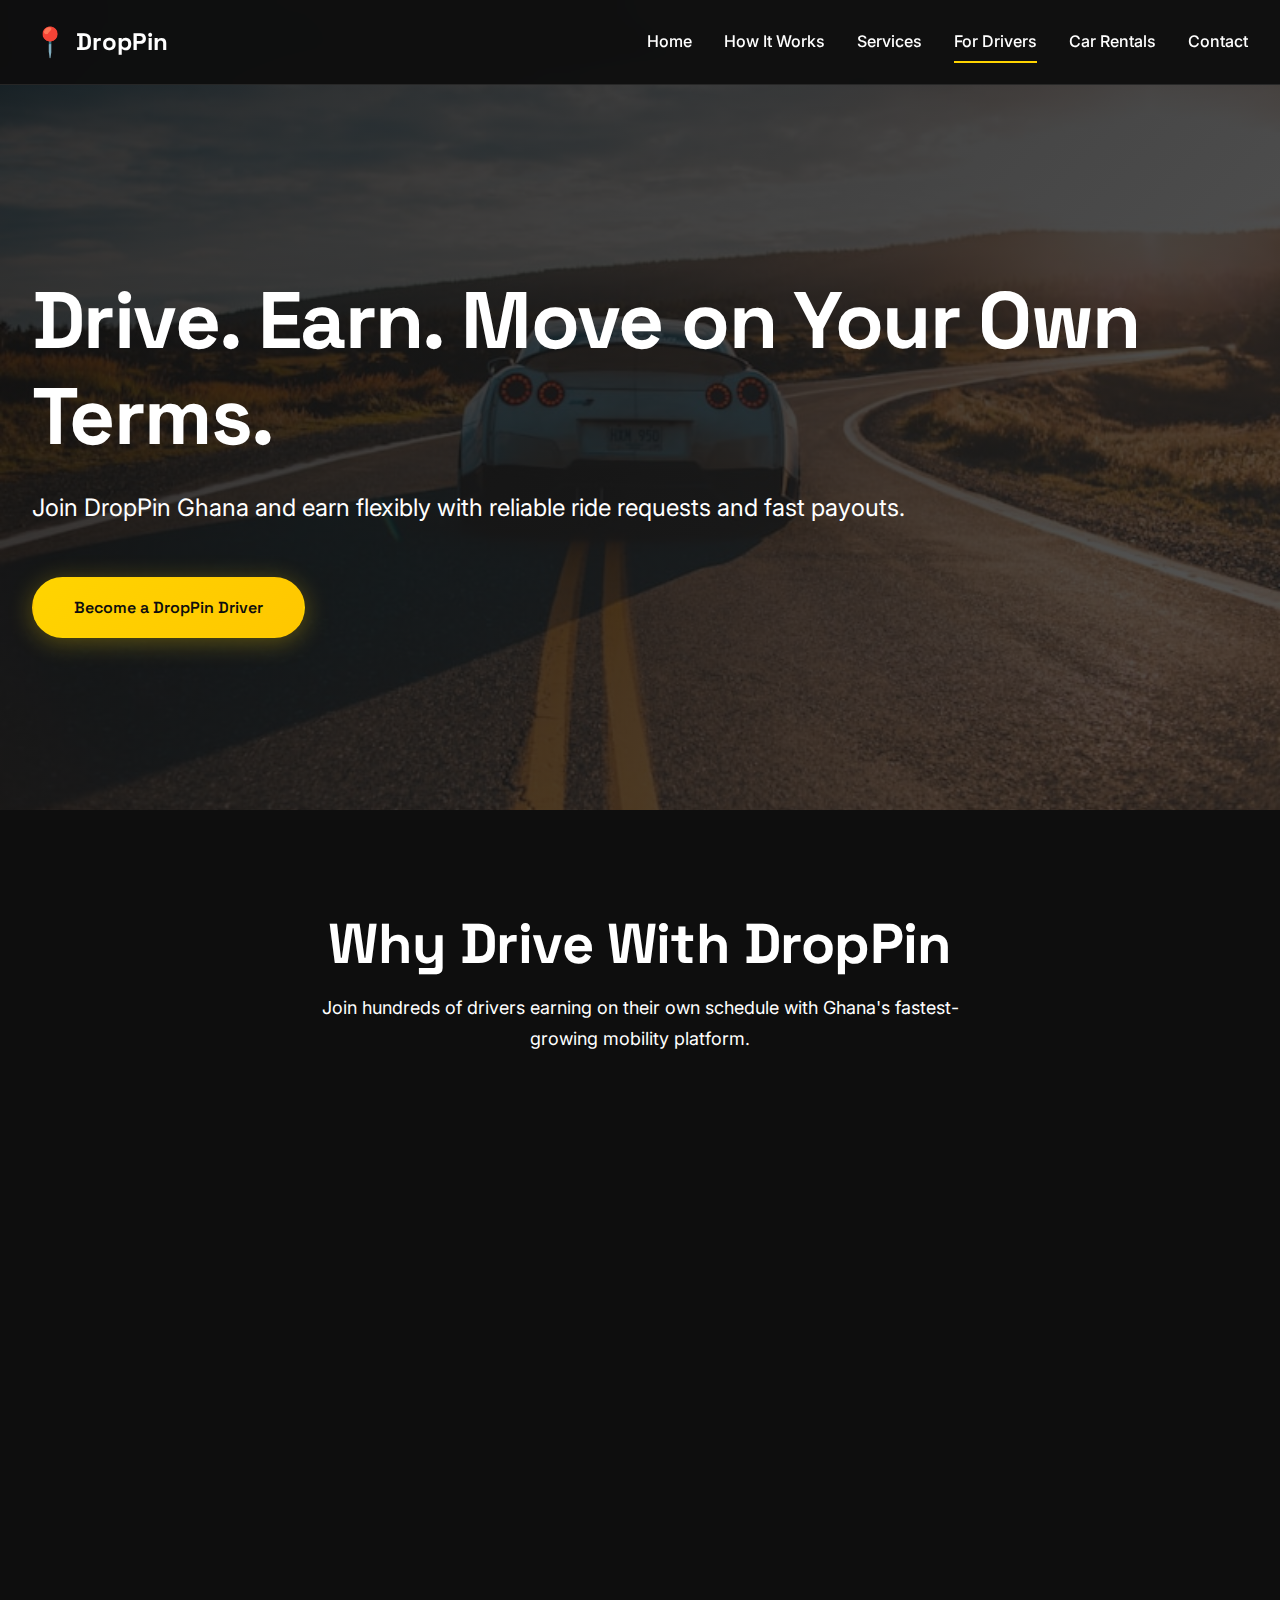
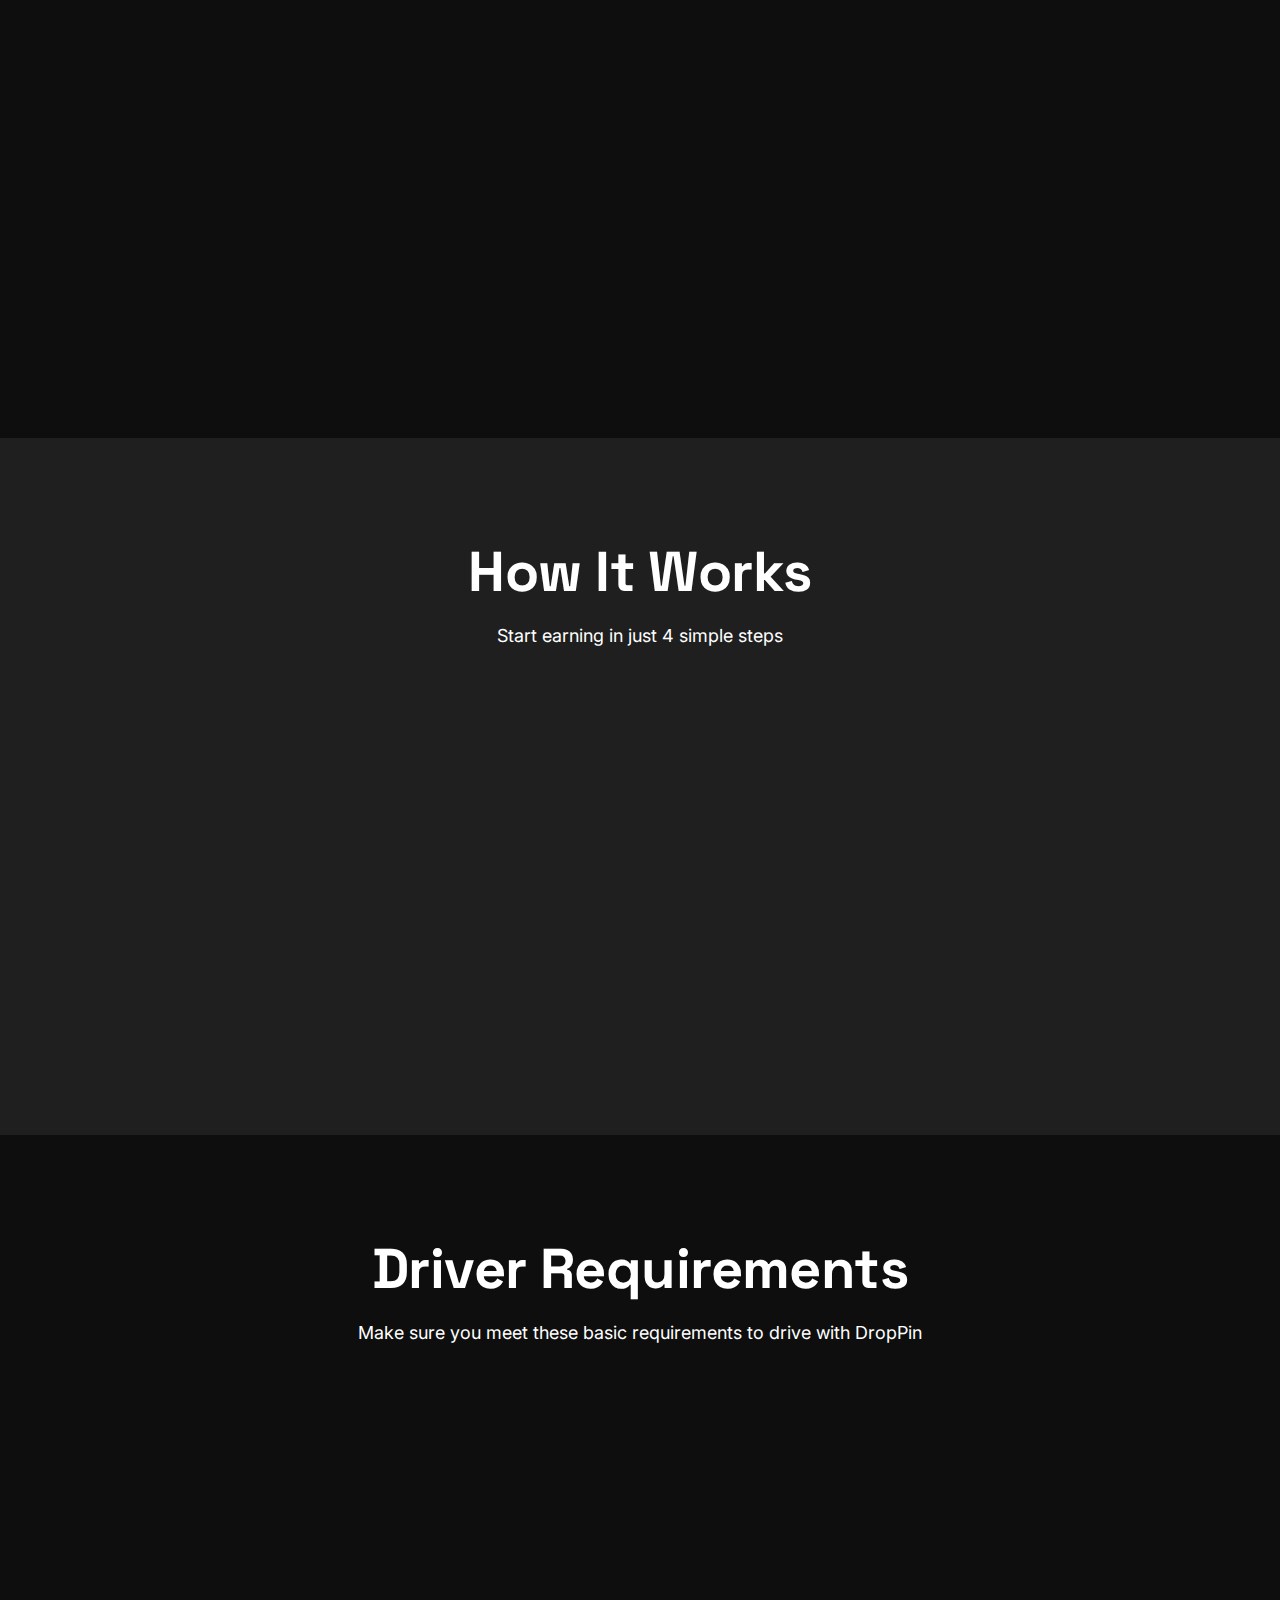
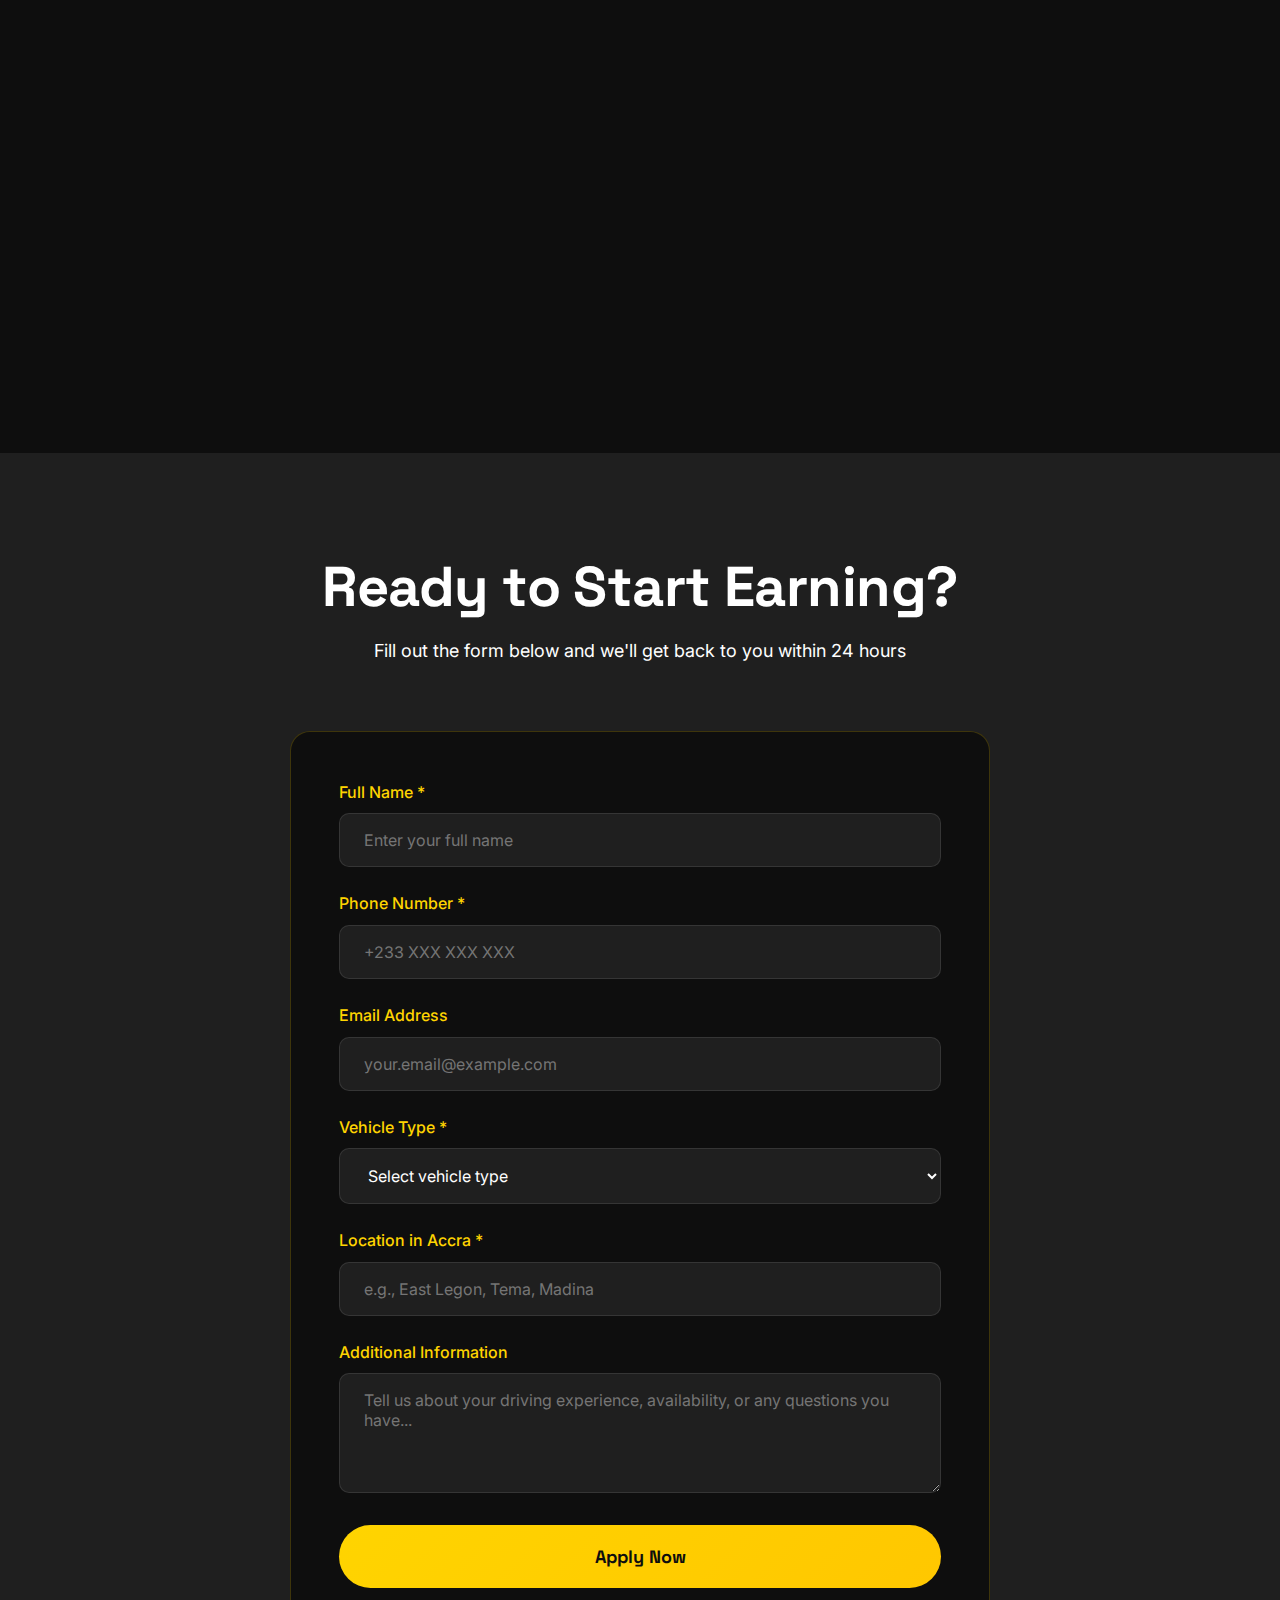
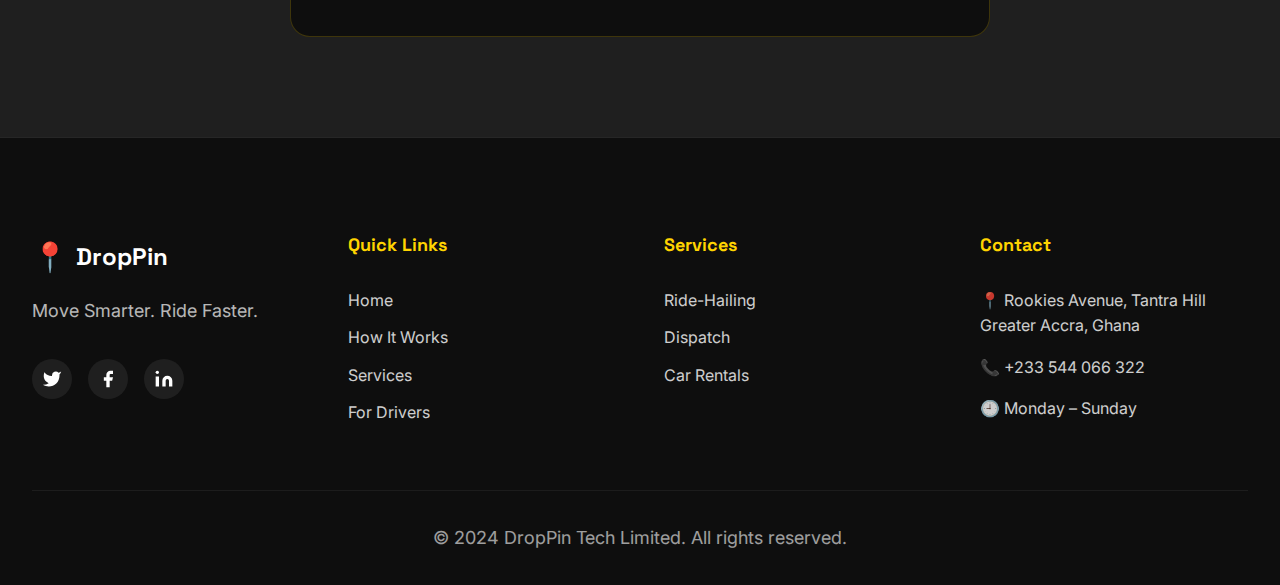
<file: for-drivers.html>
<!DOCTYPE html>
<html lang="en">

<head>
    <meta charset="UTF-8">
    <meta name="viewport" content="width=device-width, initial-scale=1.0">
    <title>Drive with DropPin - Earn on Your Terms</title>
    <meta name="description"
        content="Join DropPin Ghana as a driver. Earn flexibly with competitive rates, smart dispatch, and full support.">
    <link rel="stylesheet" href="styles.css">
    <link rel="preconnect" href="https://fonts.googleapis.com">
    <link rel="preconnect" href="https://fonts.gstatic.com" crossorigin>
    <link
        href="https://fonts.googleapis.com/css2?family=Inter:wght@300;400;500;600;700;800;900&family=Space+Grotesk:wght@400;500;600;700&display=swap"
        rel="stylesheet">
    <style>
        .driver-hero {
            position: relative;
            min-height: 90vh;
            display: flex;
            align-items: center;
            overflow: hidden;
        }

        .driver-hero-bg {
            position: absolute;
            top: 0;
            left: 0;
            width: 100%;
            height: 100%;
            background: url('images/driver-hero.jpg') center/cover no-repeat;
            z-index: -2;
        }

        .driver-hero-overlay {
            position: absolute;
            top: 0;
            left: 0;
            width: 100%;
            height: 100%;
            background: linear-gradient(135deg, rgba(14, 14, 14, 0.85) 0%, rgba(31, 31, 31, 0.75) 100%);
            z-index: -1;
        }

        .driver-hero-content {
            padding-top: 100px;
        }

        .driver-hero h1 {
            margin-bottom: 1.5rem;
        }

        .driver-hero-subtitle {
            font-size: 1.5rem;
            margin-bottom: 3rem;
            opacity: 0.95;
        }

        .why-drive {
            background: var(--charcoal-black);
            padding: 100px 0;
        }

        .section-intro {
            text-align: center;
            max-width: 700px;
            margin: 0 auto 4rem;
        }

        .section-intro h2 {
            margin-bottom: 1rem;
        }

        .benefits-grid {
            display: grid;
            grid-template-columns: repeat(auto-fit, minmax(280px, 1fr));
            gap: 2.5rem;
        }

        .benefit-card {
            background: var(--slate-gray);
            padding: 3rem 2rem;
            border-radius: 20px;
            text-align: center;
            transition: var(--transition-smooth);
            border: 1px solid rgba(255, 255, 255, 0.1);
        }

        .benefit-card:hover {
            transform: translateY(-10px);
            border-color: var(--electric-yellow);
            box-shadow: var(--shadow-yellow);
        }

        .benefit-icon {
            font-size: 4rem;
            margin-bottom: 1.5rem;
        }

        .benefit-card h3 {
            color: var(--electric-yellow);
            margin-bottom: 1rem;
        }

        .benefit-card p {
            opacity: 0.9;
        }

        .how-to-join {
            background: var(--slate-gray);
            padding: 100px 0;
        }

        .steps-grid {
            display: grid;
            grid-template-columns: repeat(auto-fit, minmax(250px, 1fr));
            gap: 2rem;
            margin-top: 3rem;
        }

        .join-step {
            background: var(--charcoal-black);
            padding: 2.5rem 2rem;
            border-radius: 20px;
            text-align: center;
            position: relative;
        }

        .step-badge {
            position: absolute;
            top: -20px;
            left: 50%;
            transform: translateX(-50%);
            width: 50px;
            height: 50px;
            background: var(--gradient-yellow);
            border-radius: 50%;
            display: flex;
            align-items: center;
            justify-content: center;
            font-weight: 700;
            color: var(--charcoal-black);
            font-size: 1.25rem;
        }

        .join-step h3 {
            margin: 1.5rem 0 1rem;
        }

        .requirements {
            background: var(--charcoal-black);
            padding: 100px 0;
        }

        .requirements-list {
            max-width: 700px;
            margin: 3rem auto 0;
            display: grid;
            gap: 1.5rem;
        }

        .requirement-item {
            display: flex;
            align-items: center;
            gap: 1.5rem;
            background: var(--slate-gray);
            padding: 1.5rem 2rem;
            border-radius: 15px;
            transition: var(--transition-smooth);
        }

        .requirement-item:hover {
            transform: translateX(10px);
            border-left: 4px solid var(--electric-yellow);
        }

        .requirement-icon {
            font-size: 2.5rem;
            flex-shrink: 0;
        }

        .requirement-text {
            flex: 1;
        }

        .requirement-text h4 {
            margin-bottom: 0.25rem;
            color: var(--electric-yellow);
        }

        .driver-signup {
            background: var(--slate-gray);
            padding: 100px 0;
        }

        .signup-form-container {
            max-width: 700px;
            margin: 3rem auto 0;
            background: var(--charcoal-black);
            padding: 3rem;
            border-radius: 20px;
            border: 1px solid rgba(255, 212, 0, 0.2);
        }

        .form-group {
            margin-bottom: 1.5rem;
        }

        .form-group label {
            display: block;
            margin-bottom: 0.5rem;
            font-weight: 500;
            color: var(--electric-yellow);
        }

        .form-group input,
        .form-group select,
        .form-group textarea {
            width: 100%;
            padding: 1rem 1.5rem;
            background: var(--slate-gray);
            border: 1px solid rgba(255, 255, 255, 0.1);
            border-radius: 10px;
            color: var(--pure-white);
            font-family: var(--font-body);
            font-size: 1rem;
            transition: var(--transition-fast);
        }

        .form-group input:focus,
        .form-group select:focus,
        .form-group textarea:focus {
            outline: none;
            border-color: var(--electric-yellow);
            box-shadow: 0 0 0 3px rgba(255, 212, 0, 0.1);
        }

        .form-group textarea {
            resize: vertical;
            min-height: 120px;
        }

        .submit-btn {
            width: 100%;
            padding: 1.25rem;
            background: var(--gradient-yellow);
            color: var(--charcoal-black);
            border: none;
            border-radius: 50px;
            font-family: var(--font-heading);
            font-weight: 700;
            font-size: 1.125rem;
            cursor: pointer;
            transition: var(--transition-smooth);
        }

        .submit-btn:hover {
            transform: translateY(-3px);
            box-shadow: var(--shadow-yellow);
        }

        .sticky-cta {
            position: fixed;
            bottom: 0;
            left: 0;
            right: 0;
            background: var(--gradient-yellow);
            padding: 1rem;
            text-align: center;
            z-index: 999;
            display: none;
            box-shadow: 0 -4px 20px rgba(0, 0, 0, 0.3);
        }

        .sticky-cta.show {
            display: block;
        }

        .sticky-cta .btn {
            margin: 0;
        }

        @media (max-width: 768px) {
            .driver-hero {
                min-height: 80vh;
            }

            .signup-form-container {
                padding: 2rem 1.5rem;
            }

            .sticky-cta {
                display: block;
            }
        }
    </style>
</head>

<body>
    <!-- Navigation -->
    <nav class="navbar" id="navbar">
        <div class="container nav-container">
            <a href="index.html" class="logo">
                <span class="logo-icon">📍</span>
                <span class="logo-text">DropPin</span>
            </a>
            <div class="nav-menu" id="navMenu">
                <a href="index.html" class="nav-link">Home</a>
                <a href="how-it-works.html" class="nav-link">How It Works</a>
                <a href="services.html" class="nav-link">Services</a>
                <a href="for-drivers.html" class="nav-link active">For Drivers</a>
                <a href="car-rentals.html" class="nav-link">Car Rentals</a>
                <a href="contact.html" class="nav-link">Contact</a>
            </div>
            <button class="mobile-menu-toggle" id="mobileMenuToggle">
                <span></span>
                <span></span>
                <span></span>
            </button>
        </div>
    </nav>

    <!-- Hero Section -->
    <section class="driver-hero">
        <div class="driver-hero-bg"></div>
        <div class="driver-hero-overlay"></div>
        <div class="container driver-hero-content">
            <h1 data-aos="fade-up">Drive. Earn. Move on Your Own Terms.</h1>
            <p class="driver-hero-subtitle" data-aos="fade-up" data-aos-delay="100">Join DropPin Ghana and earn flexibly
                with reliable ride requests and fast payouts.</p>
            <a href="#apply" class="btn btn-primary" data-aos="fade-up" data-aos-delay="200">Become a DropPin Driver</a>
        </div>
    </section>

    <!-- Why Drive With DropPin -->
    <section class="why-drive">
        <div class="container">
            <div class="section-intro">
                <h2>Why Drive With DropPin</h2>
                <p>Join hundreds of drivers earning on their own schedule with Ghana's fastest-growing mobility
                    platform.</p>
            </div>

            <div class="benefits-grid">
                <div class="benefit-card" data-aos="fade-up" data-aos-delay="0">
                    <div class="benefit-icon">💰</div>
                    <h3>Competitive Earnings</h3>
                    <p>Earn more with our fair commission structure and surge pricing during peak hours.</p>
                </div>

                <div class="benefit-card" data-aos="fade-up" data-aos-delay="100">
                    <div class="benefit-icon">⏱</div>
                    <h3>Flexible Hours</h3>
                    <p>Drive when you want. Full-time, part-time, or just weekends - you're in control.</p>
                </div>

                <div class="benefit-card" data-aos="fade-up" data-aos-delay="200">
                    <div class="benefit-icon">📱</div>
                    <h3>Smart Dispatch</h3>
                    <p>Our intelligent system connects you with nearby riders for maximum efficiency.</p>
                </div>

                <div class="benefit-card" data-aos="fade-up" data-aos-delay="300">
                    <div class="benefit-icon">🛡</div>
                    <h3>Driver Support</h3>
                    <p>24/7 support team, insurance coverage, and safety features to protect you.</p>
                </div>
            </div>
        </div>
    </section>

    <!-- How to Join -->
    <section class="how-to-join">
        <div class="container">
            <div class="section-intro">
                <h2>How It Works</h2>
                <p>Start earning in just 4 simple steps</p>
            </div>

            <div class="steps-grid">
                <div class="join-step" data-aos="fade-up" data-aos-delay="0">
                    <div class="step-badge">1</div>
                    <h3>Sign Up Online</h3>
                    <p>Fill out our simple application form with your details and vehicle information.</p>
                </div>

                <div class="join-step" data-aos="fade-up" data-aos-delay="100">
                    <div class="step-badge">2</div>
                    <h3>Get Verified</h3>
                    <p>Submit your documents for quick verification. We'll review within 24-48 hours.</p>
                </div>

                <div class="join-step" data-aos="fade-up" data-aos-delay="200">
                    <div class="step-badge">3</div>
                    <h3>Go Online</h3>
                    <p>Download the driver app, complete orientation, and start accepting rides.</p>
                </div>

                <div class="join-step" data-aos="fade-up" data-aos-delay="300">
                    <div class="step-badge">4</div>
                    <h3>Get Paid</h3>
                    <p>Earn money with every trip. Fast, reliable payouts directly to your account.</p>
                </div>
            </div>
        </div>
    </section>

    <!-- Requirements -->
    <section class="requirements">
        <div class="container">
            <div class="section-intro">
                <h2>Driver Requirements</h2>
                <p>Make sure you meet these basic requirements to drive with DropPin</p>
            </div>

            <div class="requirements-list">
                <div class="requirement-item" data-aos="fade-right" data-aos-delay="0">
                    <div class="requirement-icon">📄</div>
                    <div class="requirement-text">
                        <h4>Valid Driver's License</h4>
                        <p>Must have a valid Ghanaian driver's license</p>
                    </div>
                </div>

                <div class="requirement-item" data-aos="fade-right" data-aos-delay="100">
                    <div class="requirement-icon">🚗</div>
                    <div class="requirement-text">
                        <h4>Roadworthy Vehicle</h4>
                        <p>Clean, well-maintained car with valid insurance and roadworthy certificate</p>
                    </div>
                </div>

                <div class="requirement-item" data-aos="fade-right" data-aos-delay="200">
                    <div class="requirement-icon">📱</div>
                    <div class="requirement-text">
                        <h4>Smartphone</h4>
                        <p>Android or iOS device to run the DropPin driver app</p>
                    </div>
                </div>

                <div class="requirement-item" data-aos="fade-right" data-aos-delay="300">
                    <div class="requirement-icon">🗺</div>
                    <div class="requirement-text">
                        <h4>Route Knowledge</h4>
                        <p>Good knowledge of Accra routes and major landmarks</p>
                    </div>
                </div>
            </div>
        </div>
    </section>

    <!-- Driver Signup Form -->
    <section class="driver-signup" id="apply">
        <div class="container">
            <div class="section-intro">
                <h2>Ready to Start Earning?</h2>
                <p>Fill out the form below and we'll get back to you within 24 hours</p>
            </div>

            <div class="signup-form-container">
                <form id="driverSignupForm">
                    <div class="form-group">
                        <label for="fullName">Full Name *</label>
                        <input type="text" id="fullName" name="fullName" required placeholder="Enter your full name">
                    </div>

                    <div class="form-group">
                        <label for="phone">Phone Number *</label>
                        <input type="tel" id="phone" name="phone" required placeholder="+233 XXX XXX XXX">
                    </div>

                    <div class="form-group">
                        <label for="email">Email Address</label>
                        <input type="email" id="email" name="email" placeholder="your.email@example.com">
                    </div>

                    <div class="form-group">
                        <label for="vehicleType">Vehicle Type *</label>
                        <select id="vehicleType" name="vehicleType" required>
                            <option value="">Select vehicle type</option>
                            <option value="sedan">Sedan</option>
                            <option value="suv">SUV</option>
                            <option value="hatchback">Hatchback</option>
                            <option value="van">Van/Minibus</option>
                        </select>
                    </div>

                    <div class="form-group">
                        <label for="location">Location in Accra *</label>
                        <input type="text" id="location" name="location" required
                            placeholder="e.g., East Legon, Tema, Madina">
                    </div>

                    <div class="form-group">
                        <label for="message">Additional Information</label>
                        <textarea id="message" name="message"
                            placeholder="Tell us about your driving experience, availability, or any questions you have..."></textarea>
                    </div>

                    <button type="submit" class="submit-btn">Apply Now</button>
                </form>
            </div>
        </div>
    </section>

    <!-- Sticky CTA (Mobile) -->
    <div class="sticky-cta" id="stickyCta">
        <a href="#apply" class="btn btn-dark">Apply to Drive with DropPin</a>
    </div>

    <!-- Footer -->
    <footer class="footer">
        <div class="container">
            <div class="footer-grid">
                <div class="footer-col">
                    <div class="footer-logo">
                        <span class="logo-icon">📍</span>
                        <span class="logo-text">DropPin</span>
                    </div>
                    <p class="footer-tagline">Move Smarter. Ride Faster.</p>
                    <div class="social-links">
                        <a href="#" class="social-link" aria-label="Twitter">
                            <svg width="20" height="20" fill="currentColor" viewBox="0 0 24 24">
                                <path
                                    d="M23 3a10.9 10.9 0 01-3.14 1.53 4.48 4.48 0 00-7.86 3v1A10.66 10.66 0 013 4s-4 9 5 13a11.64 11.64 0 01-7 2c9 5 20 0 20-11.5a4.5 4.5 0 00-.08-.83A7.72 7.72 0 0023 3z" />
                            </svg>
                        </a>
                        <a href="#" class="social-link" aria-label="Facebook">
                            <svg width="20" height="20" fill="currentColor" viewBox="0 0 24 24">
                                <path d="M18 2h-3a5 5 0 00-5 5v3H7v4h3v8h4v-8h3l1-4h-4V7a1 1 0 011-1h3z" />
                            </svg>
                        </a>
                        <a href="#" class="social-link" aria-label="LinkedIn">
                            <svg width="20" height="20" fill="currentColor" viewBox="0 0 24 24">
                                <path
                                    d="M16 8a6 6 0 016 6v7h-4v-7a2 2 0 00-2-2 2 2 0 00-2 2v7h-4v-7a6 6 0 016-6zM2 9h4v12H2z" />
                                <circle cx="4" cy="4" r="2" />
                            </svg>
                        </a>
                    </div>
                </div>
                <div class="footer-col">
                    <h4>Quick Links</h4>
                    <ul class="footer-links">
                        <li><a href="index.html">Home</a></li>
                        <li><a href="how-it-works.html">How It Works</a></li>
                        <li><a href="services.html">Services</a></li>
                        <li><a href="for-drivers.html">For Drivers</a></li>
                    </ul>
                </div>
                <div class="footer-col">
                    <h4>Services</h4>
                    <ul class="footer-links">
                        <li><a href="services.html">Ride-Hailing</a></li>
                        <li><a href="services.html">Dispatch</a></li>
                        <li><a href="car-rentals.html">Car Rentals</a></li>
                    </ul>
                </div>
                <div class="footer-col">
                    <h4>Contact</h4>
                    <ul class="footer-contact">
                        <li>📍 Rookies Avenue, Tantra Hill<br>Greater Accra, Ghana</li>
                        <li>📞 +233 544 066 322</li>
                        <li>🕘 Monday – Sunday</li>
                    </ul>
                </div>
            </div>
            <div class="footer-bottom">
                <p>&copy; 2024 DropPin Tech Limited. All rights reserved.</p>
            </div>
        </div>
    </footer>

    <script src="script.js"></script>
    <script>
        // Show sticky CTA on scroll (mobile)
        window.addEventListener('scroll', () => {
            const stickyCta = document.getElementById('stickyCta');
            if (window.scrollY > 500) {
                stickyCta.classList.add('show');
            } else {
                stickyCta.classList.remove('show');
            }
        });
    </script>
</body>

</html>
</file>
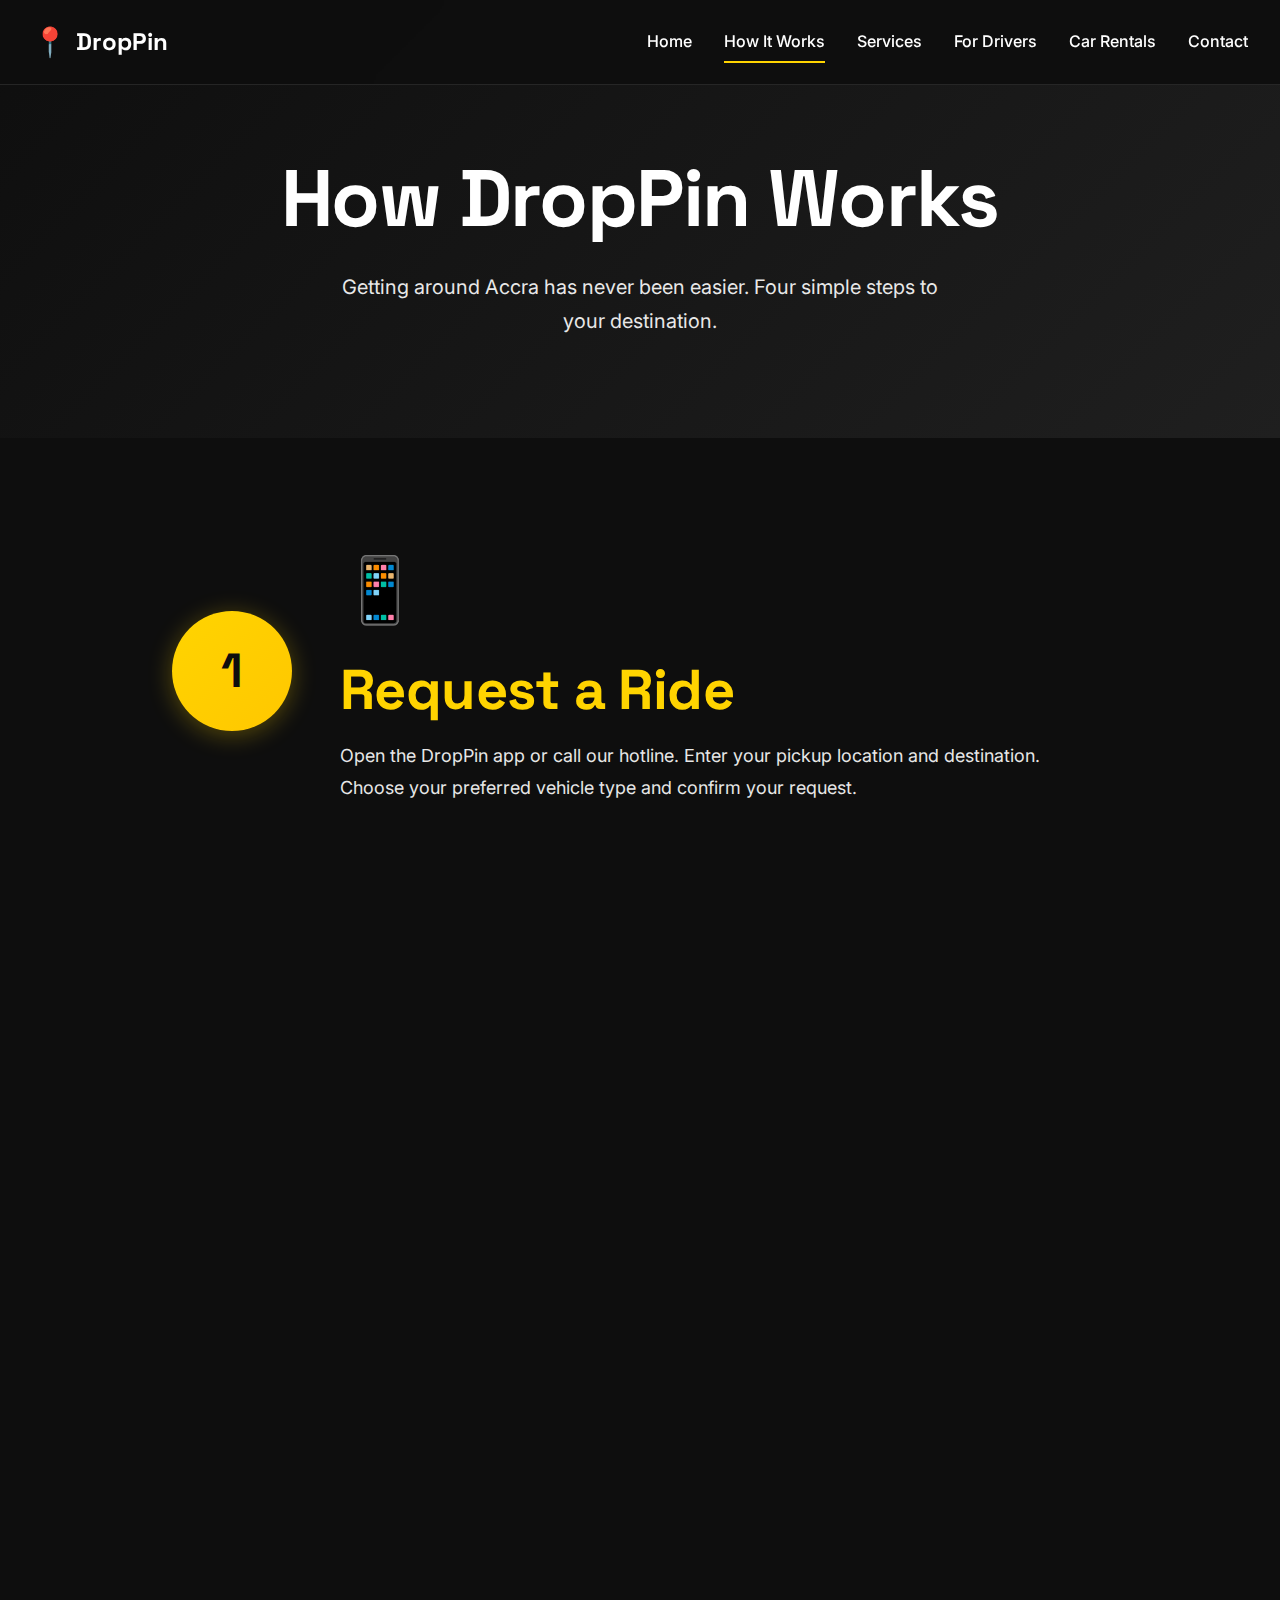
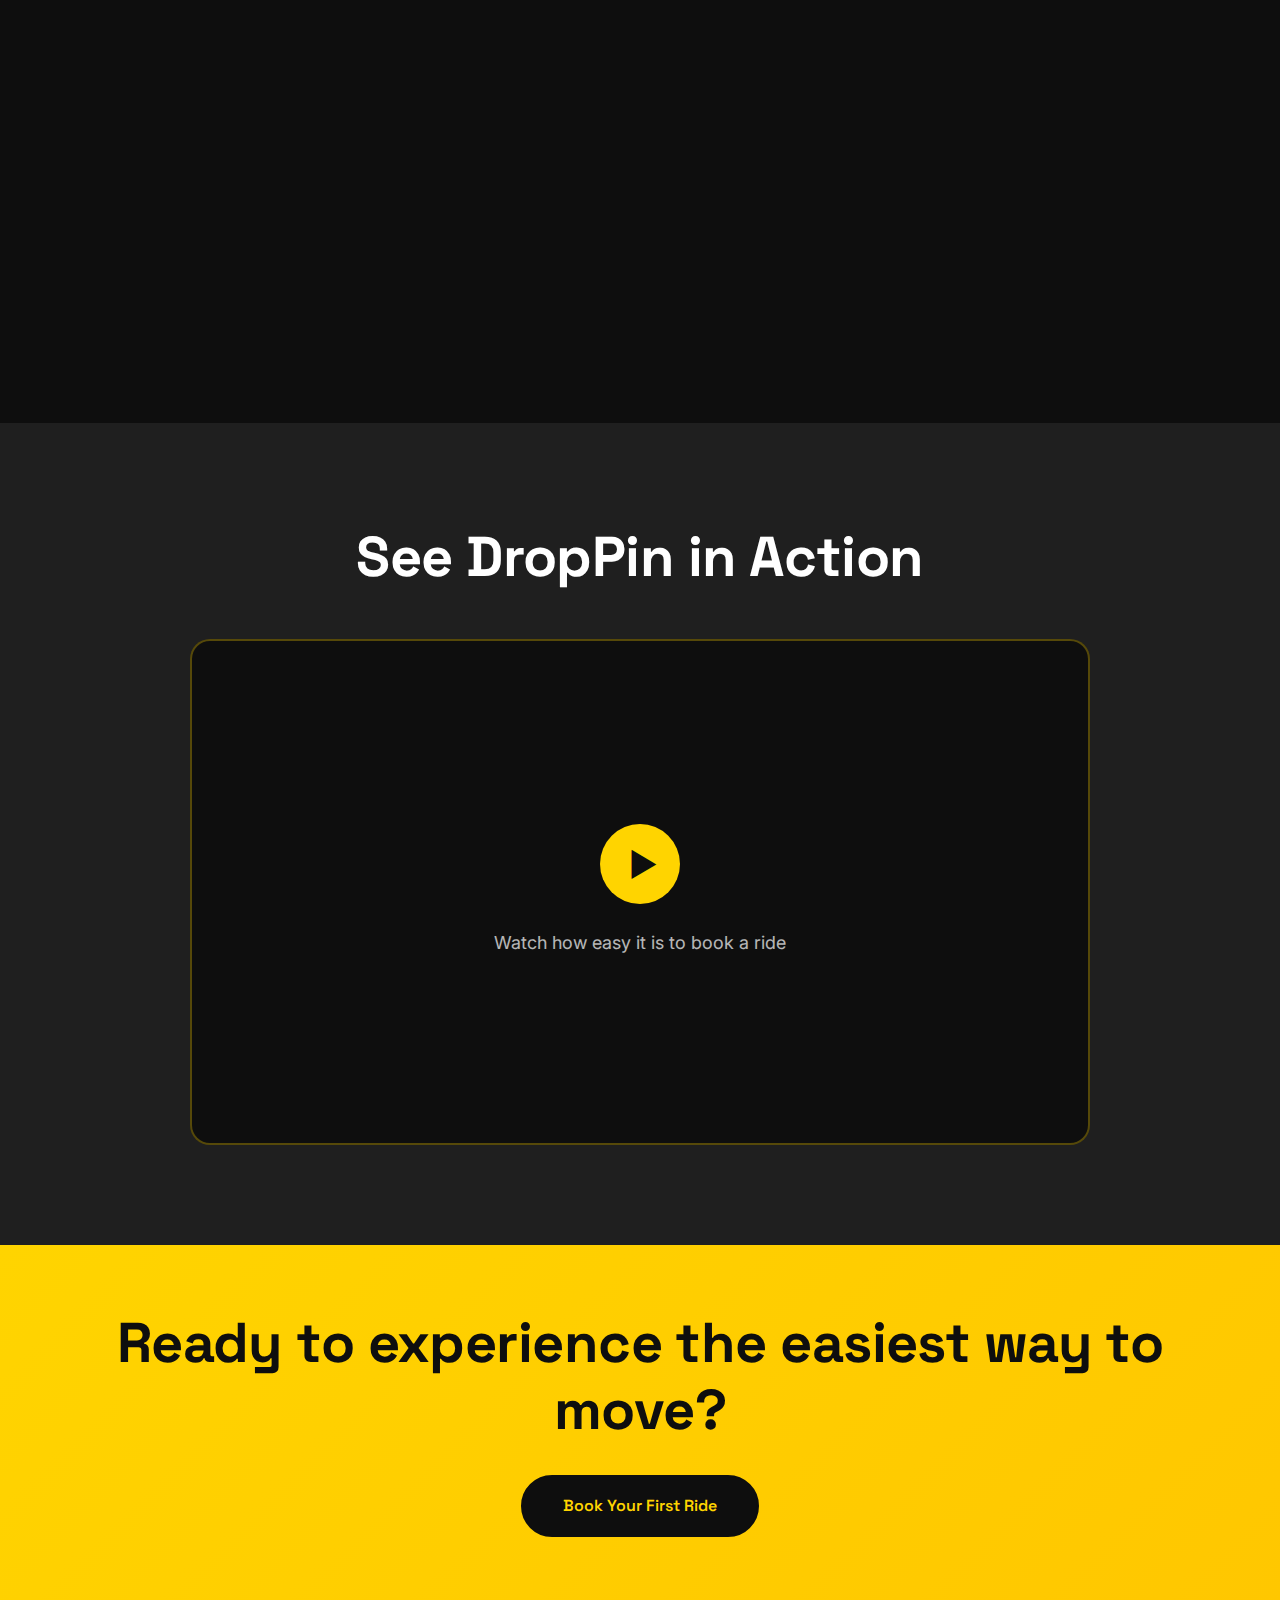
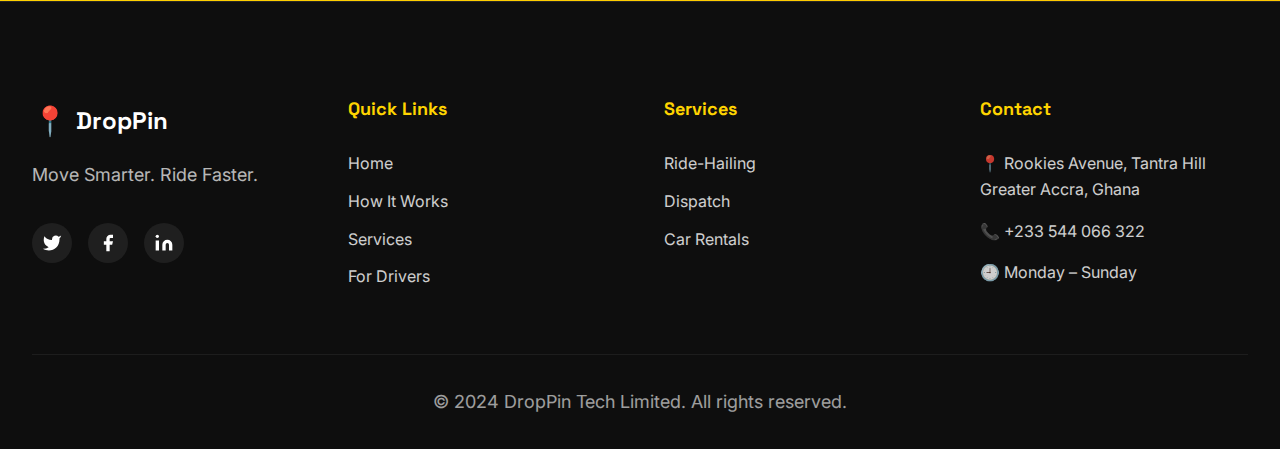
<file: how-it-works.html>
<!DOCTYPE html>
<html lang="en">

<head>
    <meta charset="UTF-8">
    <meta name="viewport" content="width=device-width, initial-scale=1.0">
    <title>How It Works - DropPin Ghana</title>
    <meta name="description"
        content="Learn how easy it is to book a ride with DropPin Ghana. Four simple steps to get you moving.">
    <link rel="stylesheet" href="styles.css">
    <link rel="preconnect" href="https://fonts.googleapis.com">
    <link rel="preconnect" href="https://fonts.gstatic.com" crossorigin>
    <link
        href="https://fonts.googleapis.com/css2?family=Inter:wght@300;400;500;600;700;800;900&family=Space+Grotesk:wght@400;500;600;700&display=swap"
        rel="stylesheet">
    <style>
        .how-hero {
            background: var(--gradient-dark);
            padding: 150px 0 100px;
            text-align: center;
        }

        .how-hero h1 {
            margin-bottom: 1.5rem;
        }

        .how-hero p {
            font-size: 1.25rem;
            opacity: 0.9;
            max-width: 600px;
            margin: 0 auto;
        }

        .steps-section {
            padding: 100px 0;
            background: var(--charcoal-black);
        }

        .steps-container {
            max-width: 1000px;
            margin: 0 auto;
        }

        .step {
            display: grid;
            grid-template-columns: 120px 1fr;
            gap: 3rem;
            margin-bottom: 5rem;
            align-items: center;
        }

        .step:nth-child(even) {
            direction: rtl;
        }

        .step:nth-child(even)>* {
            direction: ltr;
        }

        .step-number {
            width: 120px;
            height: 120px;
            background: var(--gradient-yellow);
            border-radius: 50%;
            display: flex;
            align-items: center;
            justify-content: center;
            font-family: var(--font-heading);
            font-size: 3rem;
            font-weight: 700;
            color: var(--charcoal-black);
            box-shadow: var(--shadow-yellow);
            flex-shrink: 0;
        }

        .step-content h2 {
            margin-bottom: 1rem;
            color: var(--electric-yellow);
        }

        .step-content p {
            font-size: 1.125rem;
            opacity: 0.9;
            line-height: 1.8;
        }

        .step-icon {
            font-size: 4rem;
            margin-bottom: 1rem;
        }

        .video-section {
            background: var(--slate-gray);
            padding: 100px 0;
            text-align: center;
        }

        .video-section h2 {
            margin-bottom: 3rem;
        }

        .video-placeholder {
            max-width: 900px;
            margin: 0 auto;
            aspect-ratio: 16/9;
            background: var(--charcoal-black);
            border-radius: 20px;
            display: flex;
            align-items: center;
            justify-content: center;
            border: 2px solid rgba(255, 212, 0, 0.3);
        }

        .video-placeholder-content {
            text-align: center;
        }

        .play-button {
            width: 80px;
            height: 80px;
            background: var(--electric-yellow);
            border-radius: 50%;
            display: flex;
            align-items: center;
            justify-content: center;
            margin: 0 auto 1.5rem;
            cursor: pointer;
            transition: var(--transition-smooth);
        }

        .play-button:hover {
            transform: scale(1.1);
            box-shadow: var(--shadow-yellow);
        }

        .play-button::after {
            content: '▶';
            color: var(--charcoal-black);
            font-size: 2rem;
            margin-left: 5px;
        }

        @media (max-width: 768px) {
            .step {
                grid-template-columns: 1fr;
                gap: 2rem;
                text-align: center;
            }

            .step:nth-child(even) {
                direction: ltr;
            }

            .step-number {
                margin: 0 auto;
            }
        }
    </style>
</head>

<body>
    <!-- Navigation -->
    <nav class="navbar" id="navbar">
        <div class="container nav-container">
            <a href="index.html" class="logo">
                <span class="logo-icon">📍</span>
                <span class="logo-text">DropPin</span>
            </a>
            <div class="nav-menu" id="navMenu">
                <a href="index.html" class="nav-link">Home</a>
                <a href="how-it-works.html" class="nav-link active">How It Works</a>
                <a href="services.html" class="nav-link">Services</a>
                <a href="for-drivers.html" class="nav-link">For Drivers</a>
                <a href="car-rentals.html" class="nav-link">Car Rentals</a>
                <a href="contact.html" class="nav-link">Contact</a>
            </div>
            <button class="mobile-menu-toggle" id="mobileMenuToggle">
                <span></span>
                <span></span>
                <span></span>
            </button>
        </div>
    </nav>

    <!-- Hero Section -->
    <section class="how-hero">
        <div class="container">
            <h1>How DropPin Works</h1>
            <p>Getting around Accra has never been easier. Four simple steps to your destination.</p>
        </div>
    </section>

    <!-- Steps Section -->
    <section class="steps-section">
        <div class="container steps-container">
            <div class="step" data-aos="fade-up">
                <div class="step-number">1</div>
                <div class="step-content">
                    <div class="step-icon">📱</div>
                    <h2>Request a Ride</h2>
                    <p>Open the DropPin app or call our hotline. Enter your pickup location and destination. Choose your
                        preferred vehicle type and confirm your request.</p>
                </div>
            </div>

            <div class="step" data-aos="fade-up" data-aos-delay="100">
                <div class="step-number">2</div>
                <div class="step-content">
                    <div class="step-icon">⚡</div>
                    <h2>Get Matched Instantly</h2>
                    <p>Our smart dispatch system connects you with the nearest available driver. See your driver's
                        details, vehicle info, and estimated arrival time in real-time.</p>
                </div>
            </div>

            <div class="step" data-aos="fade-up" data-aos-delay="200">
                <div class="step-number">3</div>
                <div class="step-content">
                    <div class="step-icon">🚗</div>
                    <h2>Track Your Driver</h2>
                    <p>Watch your driver approach on the live map. Get notifications when they're nearby. Contact your
                        driver directly if needed through the app.</p>
                </div>
            </div>

            <div class="step" data-aos="fade-up" data-aos-delay="300">
                <div class="step-number">4</div>
                <div class="step-content">
                    <div class="step-icon">✨</div>
                    <h2>Arrive Safely</h2>
                    <p>Enjoy a comfortable ride with our professional drivers. Pay seamlessly through the app or cash.
                        Rate your experience and help us improve.</p>
                </div>
            </div>
        </div>
    </section>

    <!-- Video Section -->
    <section class="video-section">
        <div class="container">
            <h2>See DropPin in Action</h2>
            <div class="video-placeholder">
                <div class="video-placeholder-content">
                    <div class="play-button"></div>
                    <p style="opacity: 0.7;">Watch how easy it is to book a ride</p>
                </div>
            </div>
        </div>
    </section>

    <!-- CTA Strip -->
    <section class="cta-strip">
        <div class="container">
            <h2>Ready to experience the easiest way to move?</h2>
            <a href="contact.html" class="btn btn-dark">Book Your First Ride</a>
        </div>
    </section>

    <!-- Footer -->
    <footer class="footer">
        <div class="container">
            <div class="footer-grid">
                <div class="footer-col">
                    <div class="footer-logo">
                        <span class="logo-icon">📍</span>
                        <span class="logo-text">DropPin</span>
                    </div>
                    <p class="footer-tagline">Move Smarter. Ride Faster.</p>
                    <div class="social-links">
                        <a href="#" class="social-link" aria-label="Twitter">
                            <svg width="20" height="20" fill="currentColor" viewBox="0 0 24 24">
                                <path
                                    d="M23 3a10.9 10.9 0 01-3.14 1.53 4.48 4.48 0 00-7.86 3v1A10.66 10.66 0 013 4s-4 9 5 13a11.64 11.64 0 01-7 2c9 5 20 0 20-11.5a4.5 4.5 0 00-.08-.83A7.72 7.72 0 0023 3z" />
                            </svg>
                        </a>
                        <a href="#" class="social-link" aria-label="Facebook">
                            <svg width="20" height="20" fill="currentColor" viewBox="0 0 24 24">
                                <path d="M18 2h-3a5 5 0 00-5 5v3H7v4h3v8h4v-8h3l1-4h-4V7a1 1 0 011-1h3z" />
                            </svg>
                        </a>
                        <a href="#" class="social-link" aria-label="LinkedIn">
                            <svg width="20" height="20" fill="currentColor" viewBox="0 0 24 24">
                                <path
                                    d="M16 8a6 6 0 016 6v7h-4v-7a2 2 0 00-2-2 2 2 0 00-2 2v7h-4v-7a6 6 0 016-6zM2 9h4v12H2z" />
                                <circle cx="4" cy="4" r="2" />
                            </svg>
                        </a>
                    </div>
                </div>
                <div class="footer-col">
                    <h4>Quick Links</h4>
                    <ul class="footer-links">
                        <li><a href="index.html">Home</a></li>
                        <li><a href="how-it-works.html">How It Works</a></li>
                        <li><a href="services.html">Services</a></li>
                        <li><a href="for-drivers.html">For Drivers</a></li>
                    </ul>
                </div>
                <div class="footer-col">
                    <h4>Services</h4>
                    <ul class="footer-links">
                        <li><a href="services.html">Ride-Hailing</a></li>
                        <li><a href="services.html">Dispatch</a></li>
                        <li><a href="car-rentals.html">Car Rentals</a></li>
                    </ul>
                </div>
                <div class="footer-col">
                    <h4>Contact</h4>
                    <ul class="footer-contact">
                        <li>📍 Rookies Avenue, Tantra Hill<br>Greater Accra, Ghana</li>
                        <li>📞 +233 544 066 322</li>
                        <li>🕘 Monday – Sunday</li>
                    </ul>
                </div>
            </div>
            <div class="footer-bottom">
                <p>&copy; 2024 DropPin Tech Limited. All rights reserved.</p>
            </div>
        </div>
    </footer>

    <script src="script.js"></script>
</body>

</html>
</file>
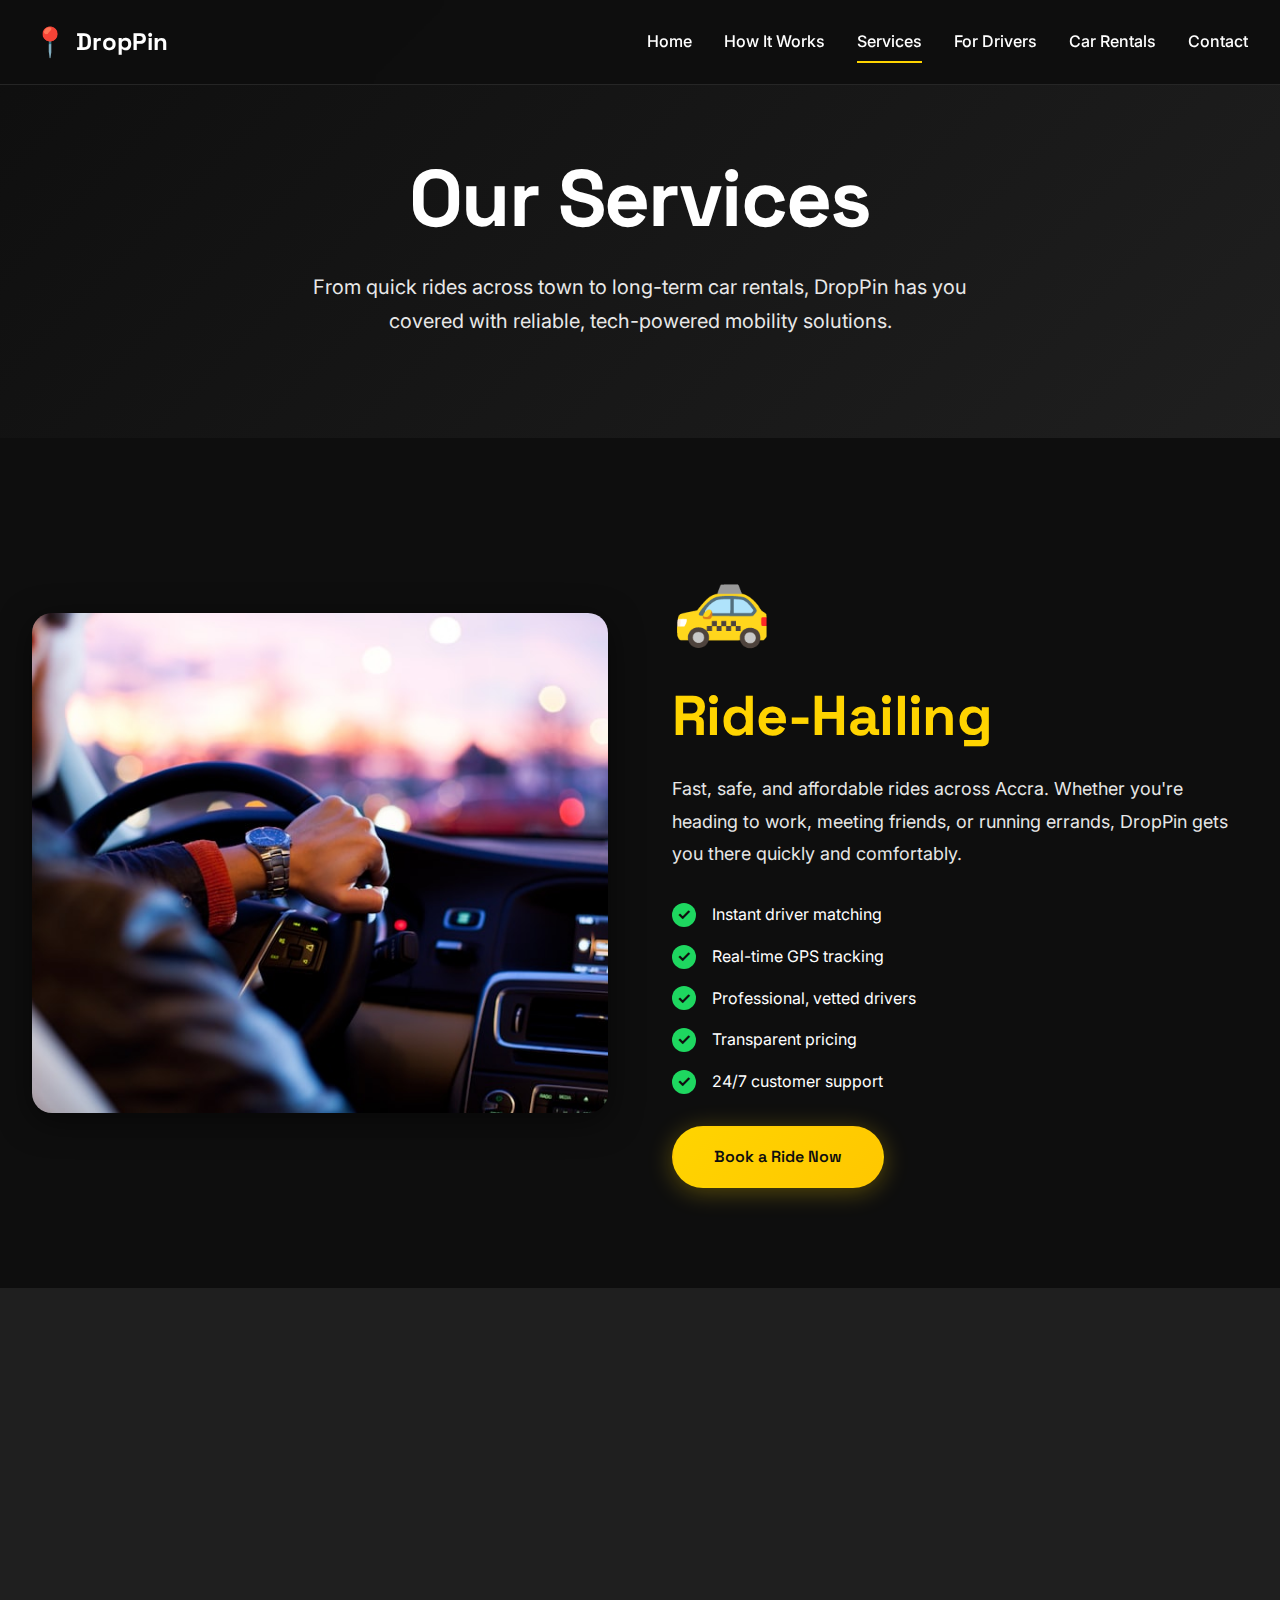
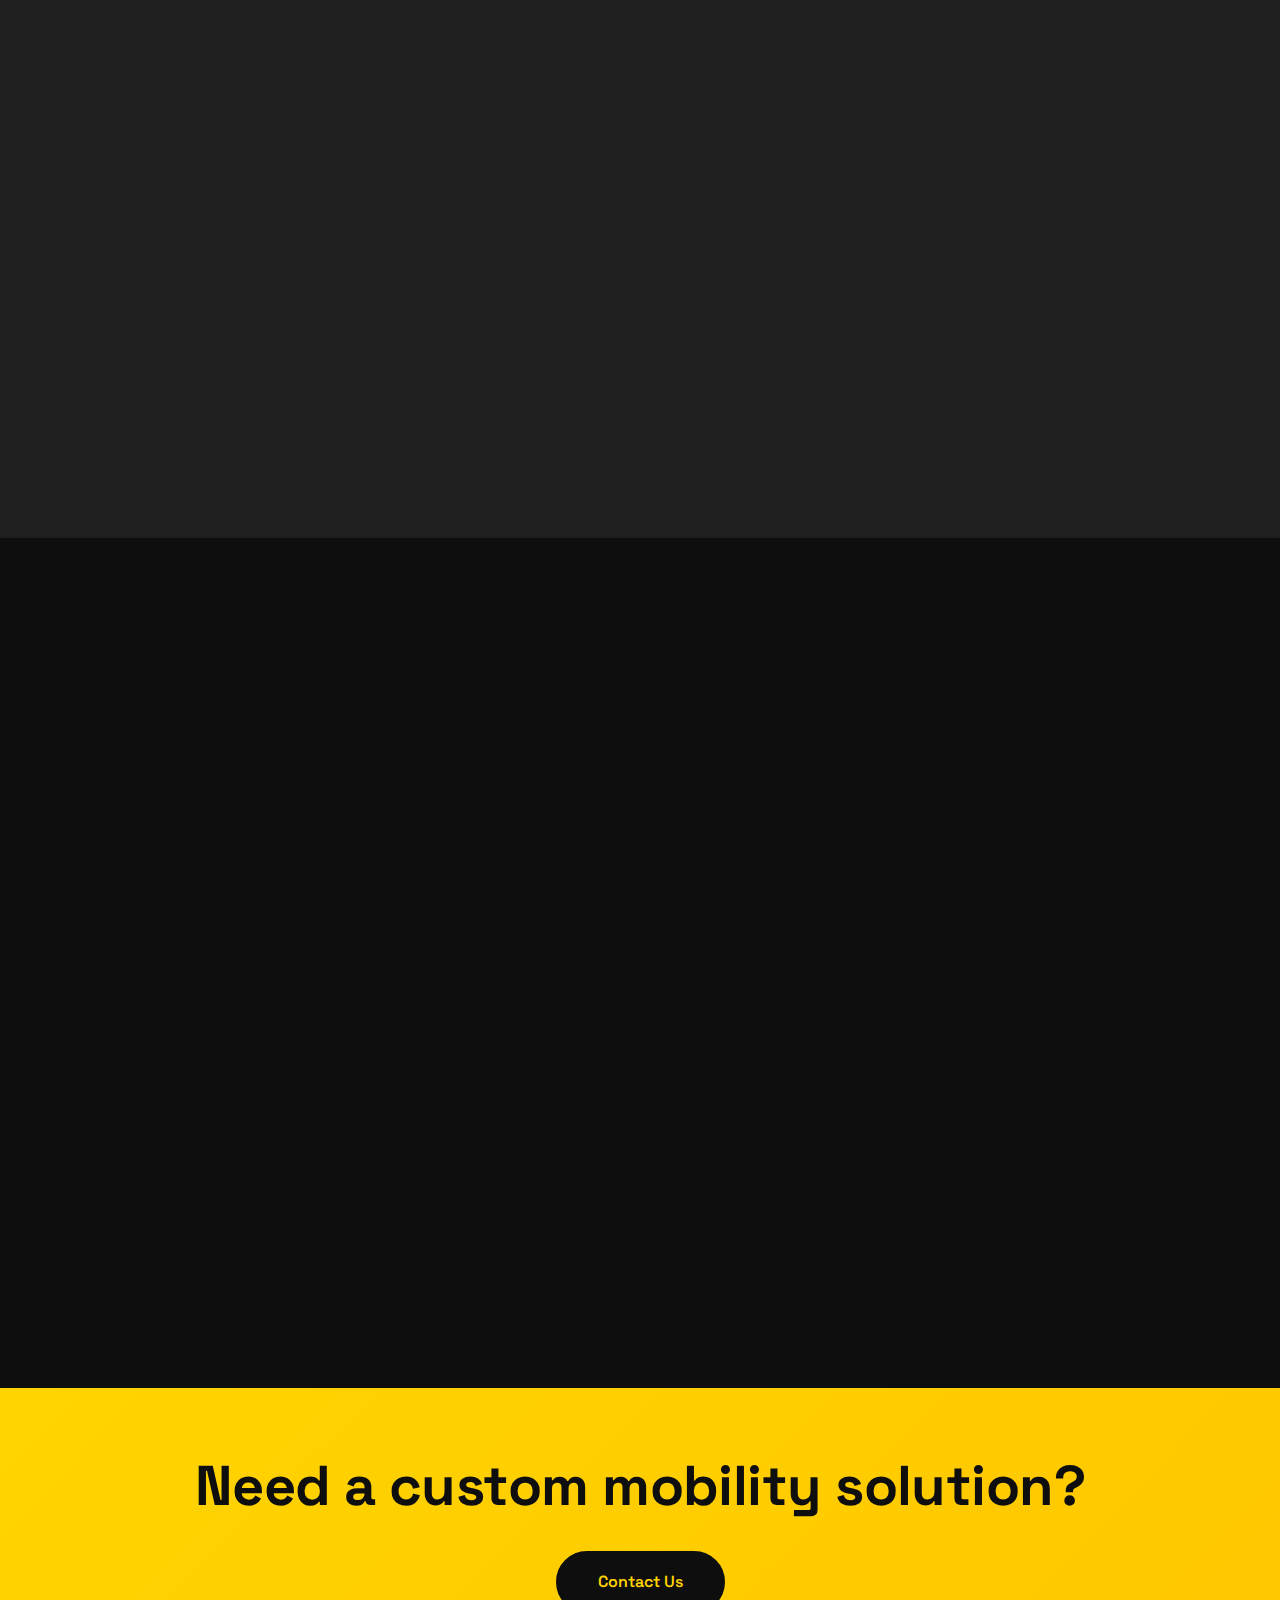
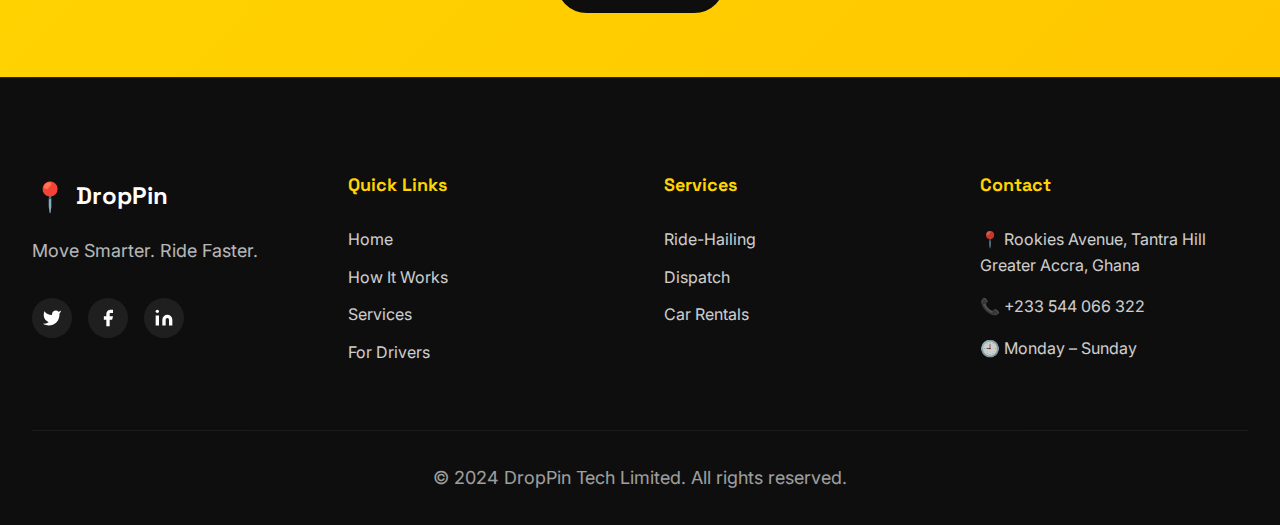
<file: services.html>
<!DOCTYPE html>
<html lang="en">

<head>
    <meta charset="UTF-8">
    <meta name="viewport" content="width=device-width, initial-scale=1.0">
    <title>Our Services - DropPin Ghana</title>
    <meta name="description"
        content="Explore DropPin's services: ride-hailing, dispatch services, and car rentals in Accra, Ghana.">
    <link rel="stylesheet" href="styles.css">
    <link rel="preconnect" href="https://fonts.googleapis.com">
    <link rel="preconnect" href="https://fonts.gstatic.com" crossorigin>
    <link
        href="https://fonts.googleapis.com/css2?family=Inter:wght@300;400;500;600;700;800;900&family=Space+Grotesk:wght@400;500;600;700&display=swap"
        rel="stylesheet">
    <style>
        .services-hero {
            background: var(--gradient-dark);
            padding: 150px 0 100px;
            text-align: center;
        }

        .services-hero h1 {
            margin-bottom: 1.5rem;
        }

        .services-hero p {
            font-size: 1.25rem;
            opacity: 0.9;
            max-width: 700px;
            margin: 0 auto;
        }

        .service-detail {
            padding: 100px 0;
        }

        .service-detail:nth-child(even) {
            background: var(--slate-gray);
        }

        .service-content {
            display: grid;
            grid-template-columns: 1fr 1fr;
            gap: 4rem;
            align-items: center;
        }

        .service-detail:nth-child(even) .service-content {
            direction: rtl;
        }

        .service-detail:nth-child(even) .service-content>* {
            direction: ltr;
        }

        .service-image {
            width: 100%;
            height: 500px;
            border-radius: 20px;
            overflow: hidden;
            box-shadow: var(--shadow-lg);
        }

        .service-image img {
            width: 100%;
            height: 100%;
            object-fit: cover;
        }

        .service-text h2 {
            margin-bottom: 1.5rem;
            color: var(--electric-yellow);
        }

        .service-text p {
            font-size: 1.125rem;
            line-height: 1.8;
            margin-bottom: 2rem;
            opacity: 0.9;
        }

        .service-features {
            display: grid;
            gap: 1rem;
            margin-bottom: 2rem;
        }

        .service-feature {
            display: flex;
            align-items: center;
            gap: 1rem;
        }

        .feature-check {
            width: 24px;
            height: 24px;
            background: var(--signal-green);
            border-radius: 50%;
            display: flex;
            align-items: center;
            justify-content: center;
            color: var(--charcoal-black);
            font-weight: 700;
            flex-shrink: 0;
        }

        .service-icon-large {
            font-size: 5rem;
            margin-bottom: 1rem;
        }

        @media (max-width: 968px) {
            .service-content {
                grid-template-columns: 1fr;
                gap: 3rem;
            }

            .service-detail:nth-child(even) .service-content {
                direction: ltr;
            }

            .service-image {
                height: 400px;
            }
        }
    </style>
</head>

<body>
    <!-- Navigation -->
    <nav class="navbar" id="navbar">
        <div class="container nav-container">
            <a href="index.html" class="logo">
                <span class="logo-icon">📍</span>
                <span class="logo-text">DropPin</span>
            </a>
            <div class="nav-menu" id="navMenu">
                <a href="index.html" class="nav-link">Home</a>
                <a href="how-it-works.html" class="nav-link">How It Works</a>
                <a href="services.html" class="nav-link active">Services</a>
                <a href="for-drivers.html" class="nav-link">For Drivers</a>
                <a href="car-rentals.html" class="nav-link">Car Rentals</a>
                <a href="contact.html" class="nav-link">Contact</a>
            </div>
            <button class="mobile-menu-toggle" id="mobileMenuToggle">
                <span></span>
                <span></span>
                <span></span>
            </button>
        </div>
    </nav>

    <!-- Hero Section -->
    <section class="services-hero">
        <div class="container">
            <h1>Our Services</h1>
            <p>From quick rides across town to long-term car rentals, DropPin has you covered with reliable,
                tech-powered mobility solutions.</p>
        </div>
    </section>

    <!-- Ride-Hailing Service -->
    <section class="service-detail">
        <div class="container">
            <div class="service-content" data-aos="fade-up">
                <div class="service-image">
                    <img src="images/ride-hailing.jpg" alt="DropPin Ride-Hailing Service">
                </div>
                <div class="service-text">
                    <div class="service-icon-large">🚕</div>
                    <h2>Ride-Hailing</h2>
                    <p>Fast, safe, and affordable rides across Accra. Whether you're heading to work, meeting friends,
                        or running errands, DropPin gets you there quickly and comfortably.</p>

                    <div class="service-features">
                        <div class="service-feature">
                            <span class="feature-check">✓</span>
                            <span>Instant driver matching</span>
                        </div>
                        <div class="service-feature">
                            <span class="feature-check">✓</span>
                            <span>Real-time GPS tracking</span>
                        </div>
                        <div class="service-feature">
                            <span class="feature-check">✓</span>
                            <span>Professional, vetted drivers</span>
                        </div>
                        <div class="service-feature">
                            <span class="feature-check">✓</span>
                            <span>Transparent pricing</span>
                        </div>
                        <div class="service-feature">
                            <span class="feature-check">✓</span>
                            <span>24/7 customer support</span>
                        </div>
                    </div>

                    <a href="contact.html" class="btn btn-primary">Book a Ride Now</a>
                </div>
            </div>
        </div>
    </section>

    <!-- Dispatch Services -->
    <section class="service-detail">
        <div class="container">
            <div class="service-content" data-aos="fade-up">
                <div class="service-image">
                    <img src="images/dispatch.jpg" alt="DropPin Dispatch Services">
                </div>
                <div class="service-text">
                    <div class="service-icon-large">🚚</div>
                    <h2>Dispatch Services</h2>
                    <p>Reliable vehicle dispatch for individuals and businesses. Perfect for corporate transport,
                        deliveries, and scheduled pickups. Our smart dispatch system ensures efficiency and punctuality.
                    </p>

                    <div class="service-features">
                        <div class="service-feature">
                            <span class="feature-check">✓</span>
                            <span>Corporate transport solutions</span>
                        </div>
                        <div class="service-feature">
                            <span class="feature-check">✓</span>
                            <span>Scheduled pickups & drop-offs</span>
                        </div>
                        <div class="service-feature">
                            <span class="feature-check">✓</span>
                            <span>Fleet management dashboard</span>
                        </div>
                        <div class="service-feature">
                            <span class="feature-check">✓</span>
                            <span>Bulk booking discounts</span>
                        </div>
                        <div class="service-feature">
                            <span class="feature-check">✓</span>
                            <span>Dedicated account manager</span>
                        </div>
                    </div>

                    <a href="contact.html" class="btn btn-primary">Request Dispatch Service</a>
                </div>
            </div>
        </div>
    </section>

    <!-- Car Rentals -->
    <section class="service-detail">
        <div class="container">
            <div class="service-content" data-aos="fade-up">
                <div class="service-image">
                    <img src="images/car-rental.jpg" alt="DropPin Car Rentals">
                </div>
                <div class="service-text">
                    <div class="service-icon-large">🚗</div>
                    <h2>Car Rentals</h2>
                    <p>Short-term and long-term car rental options for every need. From economy cars to premium SUVs,
                        our well-maintained fleet gives you the freedom to explore Accra on your own terms.</p>

                    <div class="service-features">
                        <div class="service-feature">
                            <span class="feature-check">✓</span>
                            <span>Daily, weekly & monthly rentals</span>
                        </div>
                        <div class="service-feature">
                            <span class="feature-check">✓</span>
                            <span>Wide range of vehicles</span>
                        </div>
                        <div class="service-feature">
                            <span class="feature-check">✓</span>
                            <span>Well-maintained, clean cars</span>
                        </div>
                        <div class="service-feature">
                            <span class="feature-check">✓</span>
                            <span>Flexible pickup & return</span>
                        </div>
                        <div class="service-feature">
                            <span class="feature-check">✓</span>
                            <span>Comprehensive insurance included</span>
                        </div>
                    </div>

                    <a href="car-rentals.html" class="btn btn-primary">Browse Vehicles</a>
                </div>
            </div>
        </div>
    </section>

    <!-- CTA Strip -->
    <section class="cta-strip">
        <div class="container">
            <h2>Need a custom mobility solution?</h2>
            <a href="contact.html" class="btn btn-dark">Contact Us</a>
        </div>
    </section>

    <!-- Footer -->
    <footer class="footer">
        <div class="container">
            <div class="footer-grid">
                <div class="footer-col">
                    <div class="footer-logo">
                        <span class="logo-icon">📍</span>
                        <span class="logo-text">DropPin</span>
                    </div>
                    <p class="footer-tagline">Move Smarter. Ride Faster.</p>
                    <div class="social-links">
                        <a href="#" class="social-link" aria-label="Twitter">
                            <svg width="20" height="20" fill="currentColor" viewBox="0 0 24 24">
                                <path
                                    d="M23 3a10.9 10.9 0 01-3.14 1.53 4.48 4.48 0 00-7.86 3v1A10.66 10.66 0 013 4s-4 9 5 13a11.64 11.64 0 01-7 2c9 5 20 0 20-11.5a4.5 4.5 0 00-.08-.83A7.72 7.72 0 0023 3z" />
                            </svg>
                        </a>
                        <a href="#" class="social-link" aria-label="Facebook">
                            <svg width="20" height="20" fill="currentColor" viewBox="0 0 24 24">
                                <path d="M18 2h-3a5 5 0 00-5 5v3H7v4h3v8h4v-8h3l1-4h-4V7a1 1 0 011-1h3z" />
                            </svg>
                        </a>
                        <a href="#" class="social-link" aria-label="LinkedIn">
                            <svg width="20" height="20" fill="currentColor" viewBox="0 0 24 24">
                                <path
                                    d="M16 8a6 6 0 016 6v7h-4v-7a2 2 0 00-2-2 2 2 0 00-2 2v7h-4v-7a6 6 0 016-6zM2 9h4v12H2z" />
                                <circle cx="4" cy="4" r="2" />
                            </svg>
                        </a>
                    </div>
                </div>
                <div class="footer-col">
                    <h4>Quick Links</h4>
                    <ul class="footer-links">
                        <li><a href="index.html">Home</a></li>
                        <li><a href="how-it-works.html">How It Works</a></li>
                        <li><a href="services.html">Services</a></li>
                        <li><a href="for-drivers.html">For Drivers</a></li>
                    </ul>
                </div>
                <div class="footer-col">
                    <h4>Services</h4>
                    <ul class="footer-links">
                        <li><a href="services.html">Ride-Hailing</a></li>
                        <li><a href="services.html">Dispatch</a></li>
                        <li><a href="car-rentals.html">Car Rentals</a></li>
                    </ul>
                </div>
                <div class="footer-col">
                    <h4>Contact</h4>
                    <ul class="footer-contact">
                        <li>📍 Rookies Avenue, Tantra Hill<br>Greater Accra, Ghana</li>
                        <li>📞 +233 544 066 322</li>
                        <li>🕘 Monday – Sunday</li>
                    </ul>
                </div>
            </div>
            <div class="footer-bottom">
                <p>&copy; 2024 DropPin Tech Limited. All rights reserved.</p>
            </div>
        </div>
    </footer>

    <script src="script.js"></script>
</body>

</html>
</file>
<file: styles.css>
/* ===================================
   DROPPIN GHANA - DESIGN SYSTEM
   Urban Tech Mobility Platform
   =================================== */

/* === CSS VARIABLES === */
:root {
    /* Colors - Urban Tech Palette */
    --charcoal-black: #0E0E0E;
    --electric-yellow: #FFD400;
    --slate-gray: #1F1F1F;
    --pure-white: #FFFFFF;
    --signal-green: #1ED760;

    /* Gradients */
    --gradient-dark: linear-gradient(135deg, #0E0E0E 0%, #1F1F1F 100%);
    --gradient-yellow: linear-gradient(135deg, #FFD400 0%, #FFC700 100%);
    --gradient-overlay: linear-gradient(180deg, rgba(14, 14, 14, 0.7) 0%, rgba(14, 14, 14, 0.9) 100%);

    /* Typography */
    --font-heading: 'Space Grotesk', sans-serif;
    --font-body: 'Inter', sans-serif;

    /* Spacing */
    --spacing-xs: 0.5rem;
    --spacing-sm: 1rem;
    --spacing-md: 2rem;
    --spacing-lg: 4rem;
    --spacing-xl: 6rem;

    /* Transitions */
    --transition-fast: 0.2s ease;
    --transition-smooth: 0.4s cubic-bezier(0.4, 0, 0.2, 1);
    --transition-bounce: 0.6s cubic-bezier(0.68, -0.55, 0.265, 1.55);

    /* Shadows */
    --shadow-sm: 0 2px 8px rgba(0, 0, 0, 0.3);
    --shadow-md: 0 4px 16px rgba(0, 0, 0, 0.4);
    --shadow-lg: 0 8px 32px rgba(0, 0, 0, 0.5);
    --shadow-yellow: 0 4px 24px rgba(255, 212, 0, 0.3);
    --shadow-green: 0 4px 24px rgba(30, 215, 96, 0.3);
}

/* === RESET & BASE === */
* {
    margin: 0;
    padding: 0;
    box-sizing: border-box;
}

html {
    scroll-behavior: smooth;
    overflow-x: hidden;
}

body {
    font-family: var(--font-body);
    background-color: var(--charcoal-black);
    color: var(--pure-white);
    line-height: 1.6;
    overflow-x: hidden;
}

img {
    max-width: 100%;
    height: auto;
    display: block;
}

a {
    text-decoration: none;
    color: inherit;
}

/* === TYPOGRAPHY === */
h1,
h2,
h3,
h4,
h5,
h6 {
    font-family: var(--font-heading);
    font-weight: 700;
    line-height: 1.2;
}

h1 {
    font-size: clamp(2.5rem, 8vw, 5rem);
    letter-spacing: -0.02em;
}

h2 {
    font-size: clamp(2rem, 5vw, 3.5rem);
    letter-spacing: -0.01em;
}

h3 {
    font-size: clamp(1.5rem, 3vw, 2rem);
}

p {
    font-size: clamp(1rem, 2vw, 1.125rem);
    line-height: 1.7;
}

/* === LAYOUT === */
.container {
    max-width: 1400px;
    margin: 0 auto;
    padding: 0 var(--spacing-md);
}

section {
    padding: var(--spacing-xl) 0;
}

/* === NAVIGATION === */
.navbar {
    position: fixed;
    top: 0;
    left: 0;
    right: 0;
    z-index: 1000;
    background-color: rgba(14, 14, 14, 0.95);
    backdrop-filter: blur(10px);
    border-bottom: 1px solid rgba(255, 255, 255, 0.1);
    transition: var(--transition-smooth);
}

.navbar.scrolled {
    background-color: rgba(14, 14, 14, 0.98);
    box-shadow: var(--shadow-md);
}

.nav-container {
    display: flex;
    justify-content: space-between;
    align-items: center;
    padding: 1.2rem var(--spacing-md);
}

.logo {
    display: flex;
    align-items: center;
    gap: 0.5rem;
    font-family: var(--font-heading);
    font-size: 1.5rem;
    font-weight: 700;
    transition: var(--transition-fast);
}

.logo:hover {
    transform: translateY(-2px);
}

.logo-icon {
    font-size: 1.8rem;
}

.nav-menu {
    display: flex;
    gap: 2rem;
    align-items: center;
}

.nav-link {
    position: relative;
    font-weight: 500;
    transition: var(--transition-fast);
    padding: 0.5rem 0;
}

.nav-link::after {
    content: '';
    position: absolute;
    bottom: 0;
    left: 0;
    width: 0;
    height: 2px;
    background: var(--electric-yellow);
    transition: var(--transition-smooth);
}

.nav-link:hover::after,
.nav-link.active::after {
    width: 100%;
}

.nav-link:hover {
    color: var(--electric-yellow);
}

.mobile-menu-toggle {
    display: none;
    flex-direction: column;
    gap: 5px;
    background: none;
    border: none;
    cursor: pointer;
    padding: 0.5rem;
}

.mobile-menu-toggle span {
    width: 25px;
    height: 2px;
    background: var(--pure-white);
    transition: var(--transition-smooth);
}

/* === BUTTONS === */
.btn {
    display: inline-block;
    padding: 1rem 2.5rem;
    font-family: var(--font-heading);
    font-weight: 600;
    font-size: 1rem;
    border-radius: 50px;
    cursor: pointer;
    transition: var(--transition-smooth);
    border: 2px solid transparent;
    text-align: center;
}

.btn-primary {
    background: var(--gradient-yellow);
    color: var(--charcoal-black);
    box-shadow: var(--shadow-yellow);
}

.btn-primary:hover {
    transform: translateY(-3px);
    box-shadow: 0 8px 32px rgba(255, 212, 0, 0.5);
}

.btn-secondary {
    background: transparent;
    color: var(--pure-white);
    border: 2px solid var(--pure-white);
}

.btn-secondary:hover {
    background: var(--pure-white);
    color: var(--charcoal-black);
    transform: translateY(-3px);
}

.btn-dark {
    background: var(--charcoal-black);
    color: var(--electric-yellow);
    border: 2px solid var(--charcoal-black);
}

.btn-dark:hover {
    background: transparent;
    border-color: var(--charcoal-black);
    transform: translateY(-3px);
}

.btn-outline {
    background: transparent;
    color: var(--electric-yellow);
    border: 2px solid var(--electric-yellow);
}

.btn-outline:hover {
    background: var(--electric-yellow);
    color: var(--charcoal-black);
    transform: translateY(-3px);
}

/* === HERO SECTION === */
.hero {
    position: relative;
    min-height: 100vh;
    display: flex;
    align-items: center;
    justify-content: center;
    overflow: hidden;
    padding-top: 80px;
}

.hero-background {
    position: absolute;
    top: 0;
    left: 0;
    width: 100%;
    height: 100%;
    background: url('images/hero-bg.jpg') center/cover no-repeat;
    background-color: var(--charcoal-black);
    z-index: -2;
}

.hero-overlay {
    position: absolute;
    top: 0;
    left: 0;
    width: 100%;
    height: 100%;
    background: var(--gradient-overlay);
    z-index: -1;
}

.hero-content {
    text-align: center;
    z-index: 10;
    animation: fadeInUp 1s ease;
}

.hero-title {
    margin-bottom: var(--spacing-md);
    text-shadow: 0 4px 20px rgba(0, 0, 0, 0.5);
}

.hero-subtitle {
    font-size: clamp(1.125rem, 2.5vw, 1.5rem);
    margin-bottom: var(--spacing-lg);
    opacity: 0.9;
    max-width: 600px;
    margin-left: auto;
    margin-right: auto;
}

.hero-cta {
    display: flex;
    gap: 1.5rem;
    justify-content: center;
    flex-wrap: wrap;
}

.scroll-indicator {
    position: absolute;
    bottom: 2rem;
    left: 50%;
    transform: translateX(-50%);
    display: flex;
    flex-direction: column;
    align-items: center;
    gap: 0.5rem;
    opacity: 0.7;
    animation: bounce 2s infinite;
    z-index: 15;
}

.scroll-line {
    width: 2px;
    height: 40px;
    background: var(--electric-yellow);
}

/* === QUICK SERVICES === */
.quick-services {
    background: var(--slate-gray);
    padding: var(--spacing-lg) 0;
}

.service-cards {
    display: grid;
    grid-template-columns: repeat(auto-fit, minmax(300px, 1fr));
    gap: 2rem;
}

.service-card {
    background: var(--charcoal-black);
    padding: var(--spacing-lg);
    border-radius: 20px;
    text-align: center;
    transition: var(--transition-smooth);
    border: 1px solid rgba(255, 255, 255, 0.1);
}

.service-card:hover {
    transform: translateY(-10px);
    border-color: var(--electric-yellow);
    box-shadow: var(--shadow-yellow);
}

.service-icon {
    font-size: 4rem;
    margin-bottom: var(--spacing-md);
}

.service-card h3 {
    margin-bottom: var(--spacing-sm);
    color: var(--electric-yellow);
}

.service-card p {
    opacity: 0.8;
}

/* === WHY DROPPIN === */
.why-droppin {
    background: var(--charcoal-black);
}

.section-title {
    text-align: center;
    margin-bottom: var(--spacing-lg);
}

.features-grid {
    display: grid;
    grid-template-columns: repeat(auto-fit, minmax(250px, 1fr));
    gap: 3rem;
    margin-top: var(--spacing-lg);
}

.feature-item {
    text-align: center;
}

.feature-icon {
    font-size: 3.5rem;
    margin-bottom: var(--spacing-md);
    display: inline-block;
    animation: float 3s ease-in-out infinite;
}

.feature-item h3 {
    margin-bottom: var(--spacing-sm);
}

.feature-item p {
    opacity: 0.8;
}

/* === APP PREVIEW === */
.app-preview {
    background: var(--slate-gray);
    overflow: hidden;
}

.app-preview-content {
    display: grid;
    grid-template-columns: 1fr 1fr;
    gap: 4rem;
    align-items: center;
}

.app-preview-text h2 {
    margin-bottom: var(--spacing-md);
}

.app-description {
    font-size: 1.25rem;
    margin-bottom: var(--spacing-lg);
    opacity: 0.9;
}

.app-features {
    display: flex;
    flex-direction: column;
    gap: 1rem;
    margin-bottom: var(--spacing-lg);
}

.app-feature {
    display: flex;
    align-items: center;
    gap: 1rem;
    font-size: 1.125rem;
}

.check-icon {
    display: inline-flex;
    align-items: center;
    justify-content: center;
    width: 28px;
    height: 28px;
    background: var(--signal-green);
    color: var(--charcoal-black);
    border-radius: 50%;
    font-weight: 700;
    flex-shrink: 0;
}

.app-cta {
    display: flex;
    gap: 1.5rem;
    flex-wrap: wrap;
}

.app-preview-mockups {
    position: relative;
    height: 600px;
    display: flex;
    align-items: center;
    justify-content: center;
}

.phone-mockup {
    position: absolute;
    width: 280px;
    height: 560px;
    background: var(--charcoal-black);
    border-radius: 40px;
    border: 8px solid #2a2a2a;
    box-shadow: var(--shadow-lg);
    background-size: cover;
    background-position: center;
    transition: var(--transition-smooth);
}

.phone-1 {
    z-index: 3;
    transform: translateX(-60px) rotate(-5deg);
}

.phone-2 {
    z-index: 2;
    transform: translateX(60px) rotate(5deg);
}

.phone-3 {
    z-index: 1;
    transform: translateX(0) scale(0.9);
    opacity: 0.6;
}

.phone-mockup:hover {
    transform: translateY(-10px) rotate(0deg) !important;
    z-index: 10 !important;
}

/* === CTA STRIP === */
.cta-strip {
    background: var(--gradient-yellow);
    color: var(--charcoal-black);
    text-align: center;
    padding: var(--spacing-lg) 0;
}

.cta-strip h2 {
    margin-bottom: var(--spacing-md);
}

/* === FOOTER === */
.footer {
    background: var(--charcoal-black);
    border-top: 1px solid rgba(255, 255, 255, 0.1);
    padding: var(--spacing-xl) 0 var(--spacing-md);
}

.footer-grid {
    display: grid;
    grid-template-columns: repeat(auto-fit, minmax(250px, 1fr));
    gap: 3rem;
    margin-bottom: var(--spacing-lg);
}

.footer-logo {
    display: flex;
    align-items: center;
    gap: 0.5rem;
    font-family: var(--font-heading);
    font-size: 1.5rem;
    font-weight: 700;
    margin-bottom: var(--spacing-sm);
}

.footer-tagline {
    opacity: 0.7;
    margin-bottom: var(--spacing-md);
}

.social-links {
    display: flex;
    gap: 1rem;
}

.social-link {
    display: flex;
    align-items: center;
    justify-content: center;
    width: 40px;
    height: 40px;
    background: var(--slate-gray);
    border-radius: 50%;
    transition: var(--transition-smooth);
}

.social-link:hover {
    background: var(--electric-yellow);
    color: var(--charcoal-black);
    transform: translateY(-3px);
}

.footer-col h4 {
    color: var(--electric-yellow);
    margin-bottom: var(--spacing-md);
    font-size: 1.125rem;
}

.footer-links {
    list-style: none;
    display: flex;
    flex-direction: column;
    gap: 0.75rem;
}

.footer-links a {
    opacity: 0.8;
    transition: var(--transition-fast);
}

.footer-links a:hover {
    opacity: 1;
    color: var(--electric-yellow);
    padding-left: 5px;
}

.footer-contact {
    list-style: none;
    display: flex;
    flex-direction: column;
    gap: 1rem;
    opacity: 0.8;
}

.footer-bottom {
    text-align: center;
    padding-top: var(--spacing-md);
    border-top: 1px solid rgba(255, 255, 255, 0.1);
    opacity: 0.6;
}

/* === ANIMATIONS === */
@keyframes fadeInUp {
    from {
        opacity: 0;
        transform: translateY(30px);
    }

    to {
        opacity: 1;
        transform: translateY(0);
    }
}

@keyframes bounce {

    0%,
    100% {
        transform: translateX(-50%) translateY(0);
    }

    50% {
        transform: translateX(-50%) translateY(-10px);
    }
}

@keyframes float {

    0%,
    100% {
        transform: translateY(0);
    }

    50% {
        transform: translateY(-10px);
    }
}

/* AOS Animation Classes */
[data-aos="fade-up"] {
    opacity: 0;
    transform: translateY(30px);
    transition: var(--transition-smooth);
}

[data-aos="fade-up"].aos-animate {
    opacity: 1;
    transform: translateY(0);
}

[data-aos="fade-right"] {
    opacity: 0;
    transform: translateX(-30px);
    transition: var(--transition-smooth);
}

[data-aos="fade-right"].aos-animate {
    opacity: 1;
    transform: translateX(0);
}

[data-aos="fade-left"] {
    opacity: 0;
    transform: translateX(30px);
    transition: var(--transition-smooth);
}

[data-aos="fade-left"].aos-animate {
    opacity: 1;
    transform: translateX(0);
}

/* === RESPONSIVE === */
@media (max-width: 968px) {
    .nav-menu {
        position: fixed;
        top: 80px;
        left: -100%;
        width: 100%;
        height: calc(100vh - 80px);
        background: rgba(14, 14, 14, 0.98);
        backdrop-filter: blur(10px);
        flex-direction: column;
        justify-content: flex-start;
        padding: 3rem 2rem;
        gap: 2rem;
        transition: var(--transition-smooth);
    }

    .nav-menu.active {
        left: 0;
    }

    .mobile-menu-toggle {
        display: flex;
    }

    .mobile-menu-toggle.active span:nth-child(1) {
        transform: rotate(45deg) translate(7px, 7px);
    }

    .mobile-menu-toggle.active span:nth-child(2) {
        opacity: 0;
    }

    .mobile-menu-toggle.active span:nth-child(3) {
        transform: rotate(-45deg) translate(7px, -7px);
    }

    .app-preview-content {
        grid-template-columns: 1fr;
        gap: 3rem;
    }

    .app-preview-mockups {
        height: 400px;
    }

    .phone-mockup {
        width: 200px;
        height: 400px;
    }

    .phone-1 {
        transform: translateX(-40px) rotate(-5deg);
    }

    .phone-2 {
        transform: translateX(40px) rotate(5deg);
    }
}

@media (max-width: 640px) {
    section {
        padding: var(--spacing-lg) 0;
    }

    .hero-cta {
        flex-direction: column;
        align-items: center;
    }

    .btn {
        width: 100%;
        max-width: 300px;
    }

    .service-cards {
        grid-template-columns: 1fr;
    }

    .features-grid {
        grid-template-columns: 1fr;
        gap: 2rem;
    }

    .app-cta {
        flex-direction: column;
    }

    .footer-grid {
        grid-template-columns: 1fr;
        gap: 2rem;
    }
}
</file>
